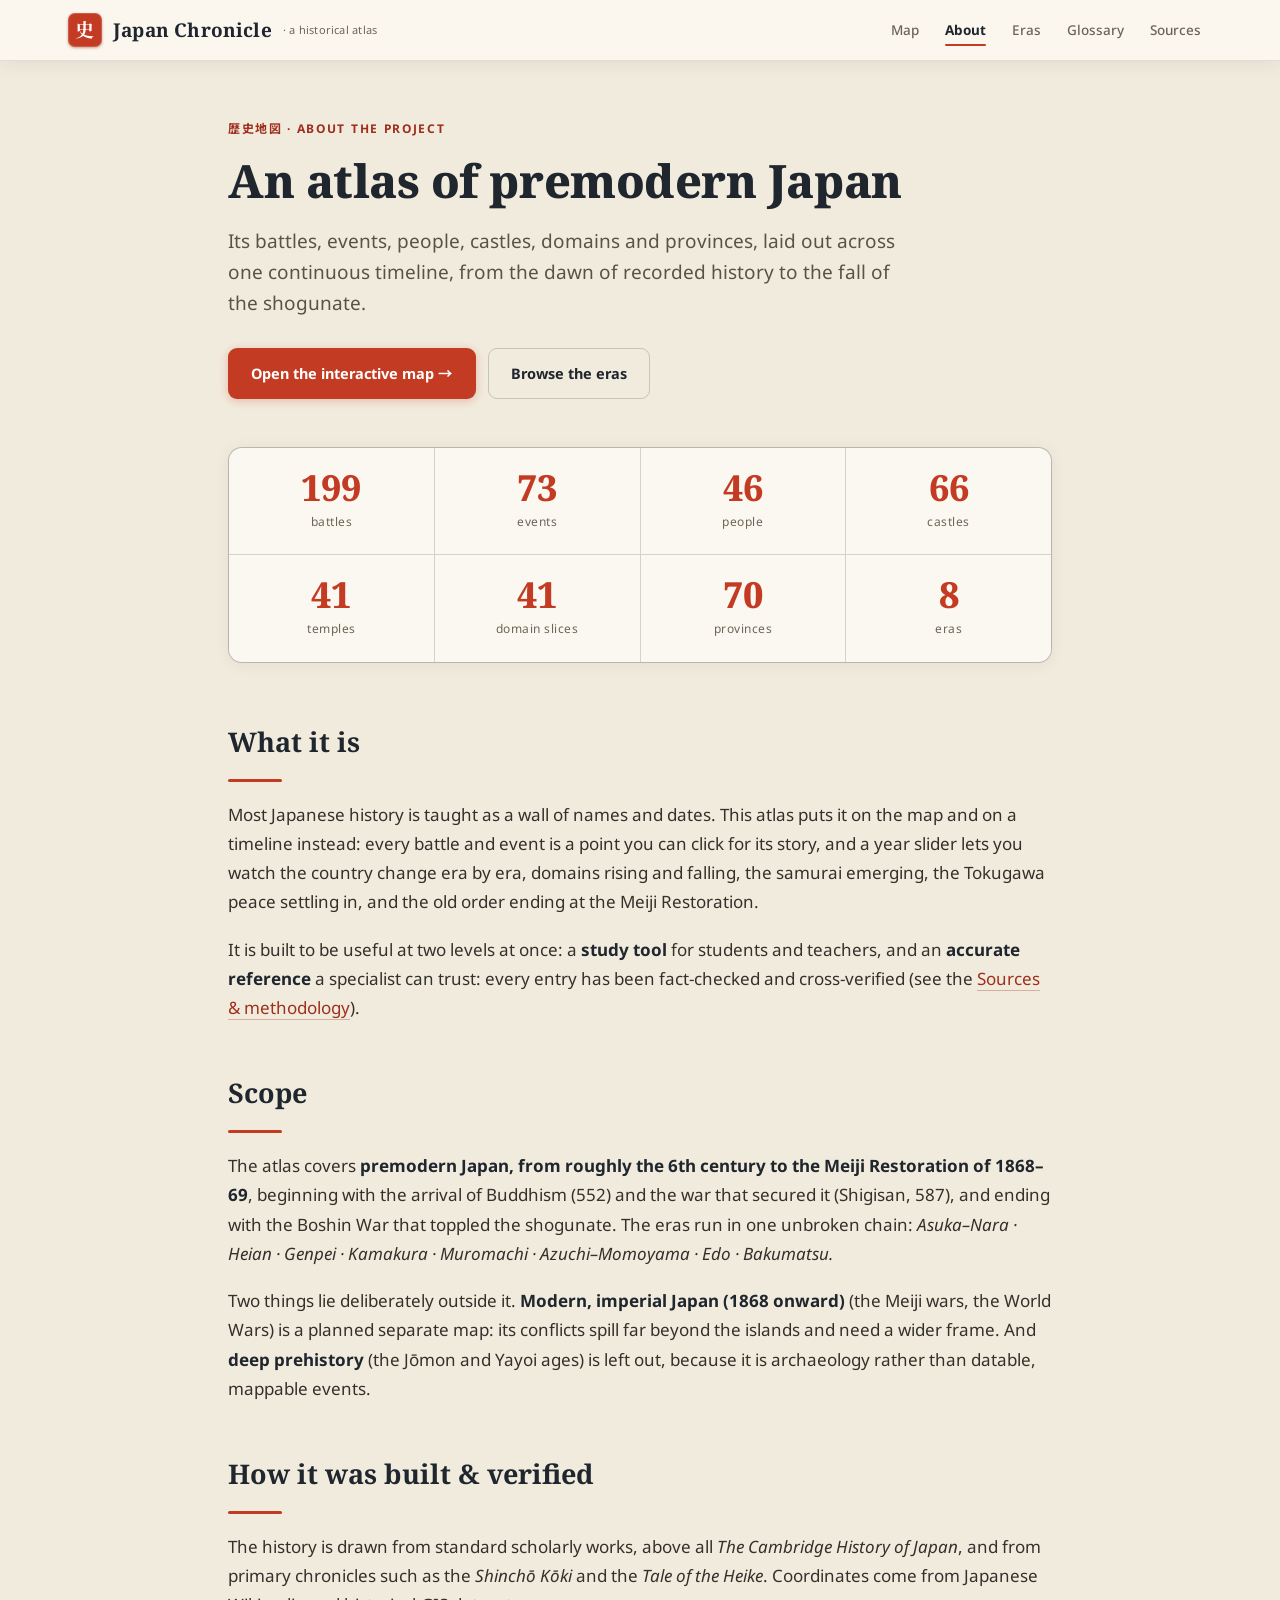
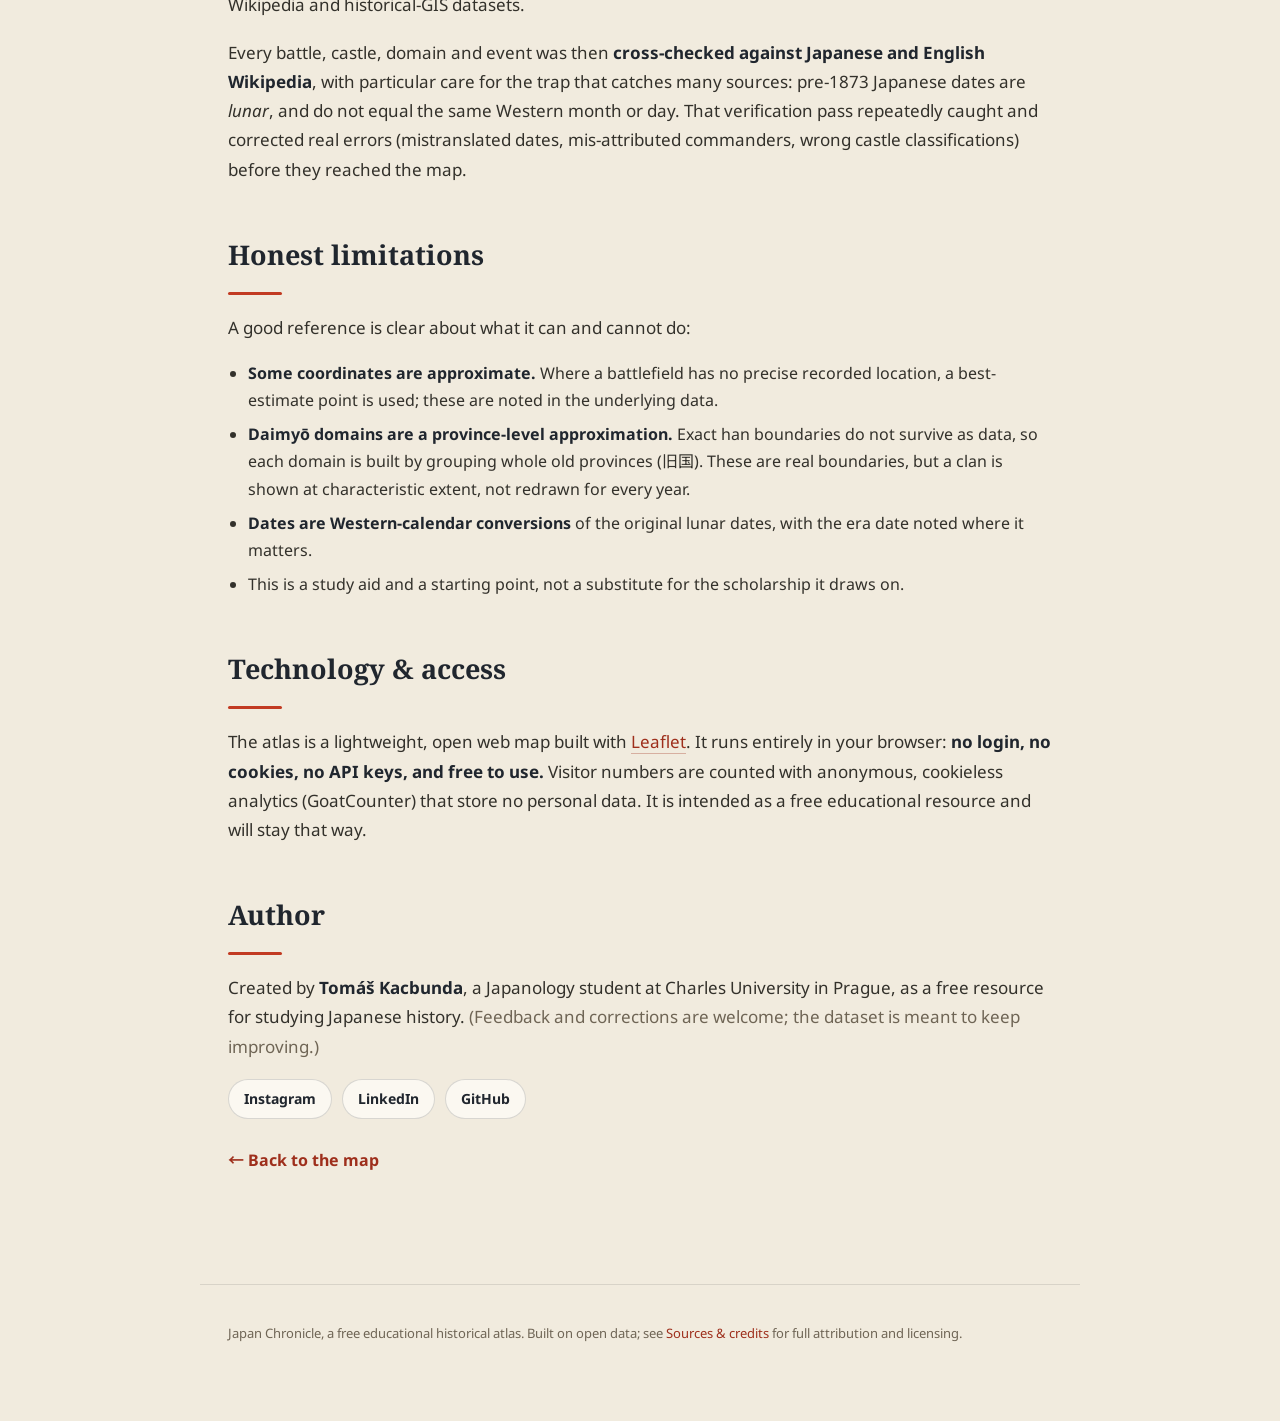
<file: about.html>
<!DOCTYPE html>
<html lang="en">
<head>
  <meta charset="UTF-8">
  <meta name="viewport" content="width=device-width, initial-scale=1.0">
  <title>About · Japan Chronicle</title>
  <meta name="description" content="About Japan Chronicle: a free interactive historical atlas of premodern Japan (552–1869), for students, teachers, and anyone studying Japanese history.">
  <link rel="icon" type="image/svg+xml" href="favicon.svg">
  <link rel="apple-touch-icon" href="favicon.svg">
  <link rel="canonical" href="https://tomas-kac.github.io/japan-chronicle-site/about.html">
  <meta property="og:url" content="https://tomas-kac.github.io/japan-chronicle-site/about.html">
  <meta property="og:type" content="website">
  <meta property="og:site_name" content="Japan Chronicle">
  <meta property="og:title" content="About · Japan Chronicle">
  <meta property="og:description" content="A free interactive historical atlas of premodern Japan (552–1869): battles, events, people, castles and domains on one era-aware timeline.">
  <meta property="og:image" content="https://tomas-kac.github.io/japan-chronicle-site/og-image.png">
  <meta name="twitter:card" content="summary_large_image">
  <meta name="twitter:image" content="https://tomas-kac.github.io/japan-chronicle-site/og-image.png">
  <link rel="preconnect" href="https://fonts.googleapis.com">
  <link rel="preconnect" href="https://fonts.gstatic.com" crossorigin>
  <link href="https://fonts.googleapis.com/css2?family=Noto+Sans:wght@400;500;600;700&family=Noto+Serif:wght@500;600;700;800&family=Noto+Sans+JP:wght@400;500;700&family=Noto+Serif+JP:wght@600;700&display=swap" rel="stylesheet">
  <link rel="stylesheet" href="css/site.css">
</head>
<body>
  <header class="siteHeader">
    <div class="inner">
      <a class="brand" href="index.html">Japan&nbsp;Chronicle <span class="sub">· a historical atlas</span></a>
      <nav>
        <a href="index.html">Map</a>
        <a href="about.html" class="active">About</a>
        <a href="eras.html">Eras</a>
        <a href="glossary.html">Glossary</a>
        <a href="sources.html">Sources</a>
      </nav>
    </div>
  </header>

  <main>
    <div class="kicker">歴史地図 &middot; About the project</div>
    <h1>An atlas of premodern Japan</h1>
    <p class="lead">Its battles, events, people, castles, domains and provinces, laid out across one continuous timeline, from the dawn of recorded history to the fall of the shogunate.</p>

    <div class="cta-row">
      <a class="btn-primary" href="index.html">Open the interactive map &rarr;</a>
      <a class="btn-ghost" href="eras.html">Browse the eras</a>
    </div>

    <div class="stats">
      <div class="stat"><span class="n">199</span><span class="l">battles</span></div>
      <div class="stat"><span class="n">73</span><span class="l">events</span></div>
      <div class="stat"><span class="n">46</span><span class="l">people</span></div>
      <div class="stat"><span class="n">66</span><span class="l">castles</span></div>
      <div class="stat"><span class="n">41</span><span class="l">temples</span></div>
      <div class="stat"><span class="n">41</span><span class="l">domain slices</span></div>
      <div class="stat"><span class="n">70</span><span class="l">provinces</span></div>
      <div class="stat"><span class="n">8</span><span class="l">eras</span></div>
    </div>

    <h2>What it is</h2>
    <p>Most Japanese history is taught as a wall of names and dates. This atlas puts it on the map and on a timeline instead: every battle and event is a point you can click for its story, and a year slider lets you watch the country change era by era, domains rising and falling, the samurai emerging, the Tokugawa peace settling in, and the old order ending at the Meiji Restoration.</p>
    <p>It is built to be useful at two levels at once: a <strong>study tool</strong> for students and teachers, and an <strong>accurate reference</strong> a specialist can trust: every entry has been fact-checked and cross-verified (see the <a href="sources.html">Sources &amp; methodology</a>).</p>

    <h2>Scope</h2>
    <p>The atlas covers <strong>premodern Japan, from roughly the 6th century to the Meiji Restoration of 1868–69</strong>, beginning with the arrival of Buddhism (552) and the war that secured it (Shigisan, 587), and ending with the Boshin War that toppled the shogunate. The eras run in one unbroken chain: <em>Asuka–Nara · Heian · Genpei · Kamakura · Muromachi · Azuchi–Momoyama · Edo · Bakumatsu.</em></p>
    <p>Two things lie deliberately outside it. <strong>Modern, imperial Japan (1868 onward)</strong> (the Meiji wars, the World Wars) is a planned separate map: its conflicts spill far beyond the islands and need a wider frame. And <strong>deep prehistory</strong> (the Jōmon and Yayoi ages) is left out, because it is archaeology rather than datable, mappable events.</p>

    <h2>How it was built &amp; verified</h2>
    <p>The history is drawn from standard scholarly works, above all <em>The Cambridge History of Japan</em>, and from primary chronicles such as the <em>Shinchō Kōki</em> and the <em>Tale of the Heike</em>. Coordinates come from Japanese Wikipedia and historical-GIS datasets.</p>
    <p>Every battle, castle, domain and event was then <strong>cross-checked against Japanese and English Wikipedia</strong>, with particular care for the trap that catches many sources: pre-1873 Japanese dates are <em>lunar</em>, and do not equal the same Western month or day. That verification pass repeatedly caught and corrected real errors (mistranslated dates, mis-attributed commanders, wrong castle classifications) before they reached the map.</p>

    <h2>Honest limitations</h2>
    <p>A good reference is clear about what it can and cannot do:</p>
    <ul>
      <li><strong>Some coordinates are approximate.</strong> Where a battlefield has no precise recorded location, a best-estimate point is used; these are noted in the underlying data.</li>
      <li><strong>Daimyō domains are a province-level approximation.</strong> Exact han boundaries do not survive as data, so each domain is built by grouping whole old provinces (旧国). These are real boundaries, but a clan is shown at characteristic extent, not redrawn for every year.</li>
      <li><strong>Dates are Western-calendar conversions</strong> of the original lunar dates, with the era date noted where it matters.</li>
      <li>This is a study aid and a starting point, not a substitute for the scholarship it draws on.</li>
    </ul>

    <h2>Technology &amp; access</h2>
    <p>The atlas is a lightweight, open web map built with <a href="https://leafletjs.com/">Leaflet</a>. It runs entirely in your browser: <strong>no login, no cookies, no API keys, and free to use.</strong> Visitor numbers are counted with anonymous, cookieless analytics (GoatCounter) that store no personal data. It is intended as a free educational resource and will stay that way.</p>

    <h2>Author</h2>
    <p>Created by <strong>Tomáš Kacbunda</strong>, a Japanology student at Charles University in Prague, as a free resource for studying Japanese history. <span style="color:var(--muted)">(Feedback and corrections are welcome; the dataset is meant to keep improving.)</span></p>
    <p class="authorLinks">
      <a href="https://www.instagram.com/tomas.kacbunda/" target="_blank" rel="me noopener">Instagram</a>
      <a href="https://www.linkedin.com/in/tom%C3%A1%C5%A1-kacbunda-094812207/" target="_blank" rel="me noopener">LinkedIn</a>
      <a href="https://github.com/Tomas-Kac" target="_blank" rel="me noopener">GitHub</a>
    </p>

    <a class="backMap" href="index.html">← Back to the map</a>
  </main>

  <footer>
    <p>Japan Chronicle, a free educational historical atlas. Built on open data; see <a href="sources.html">Sources &amp; credits</a> for full attribution and licensing.</p>
  </footer>
  <!-- Privacy-friendly analytics (GoatCounter, no cookies, no consent banner) -->
  <script data-goatcounter="https://shiam.goatcounter.com/count" async src="//gc.zgo.at/count.js"></script>
</body>
</html>
</file>
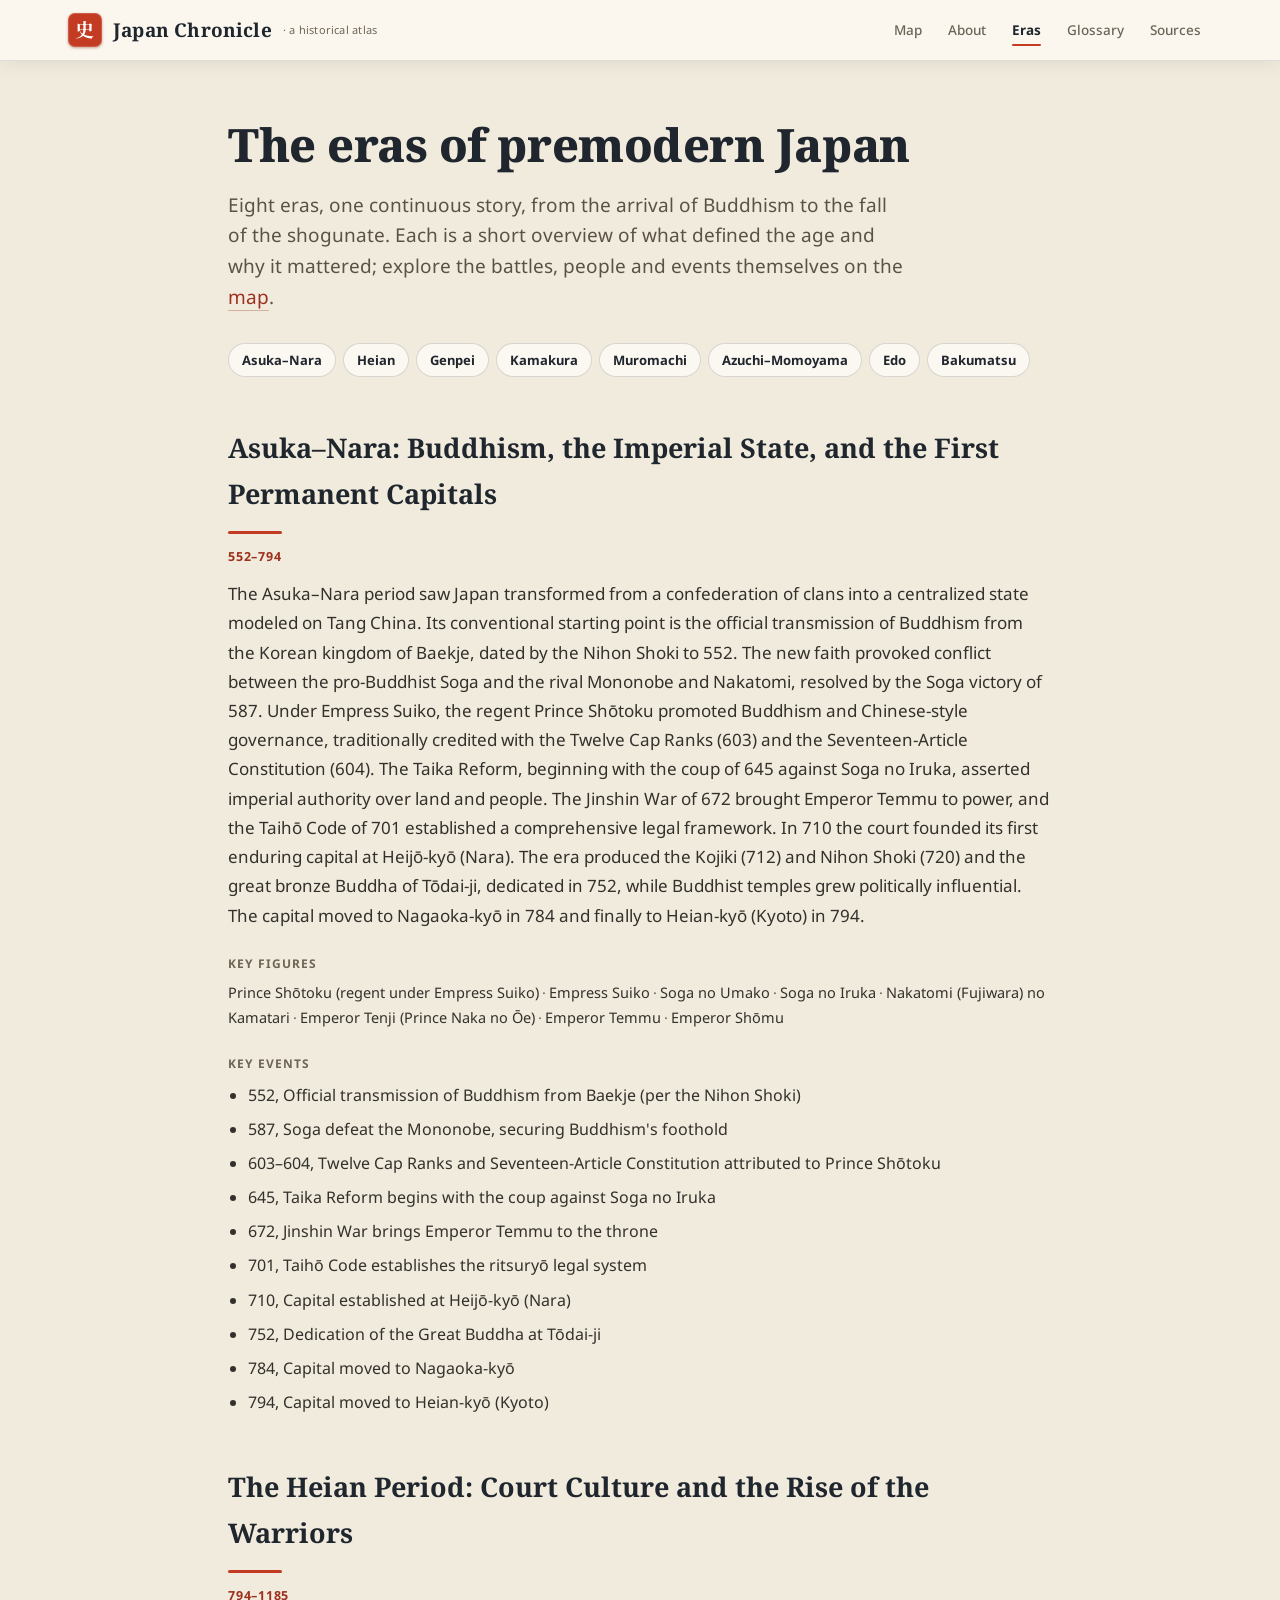
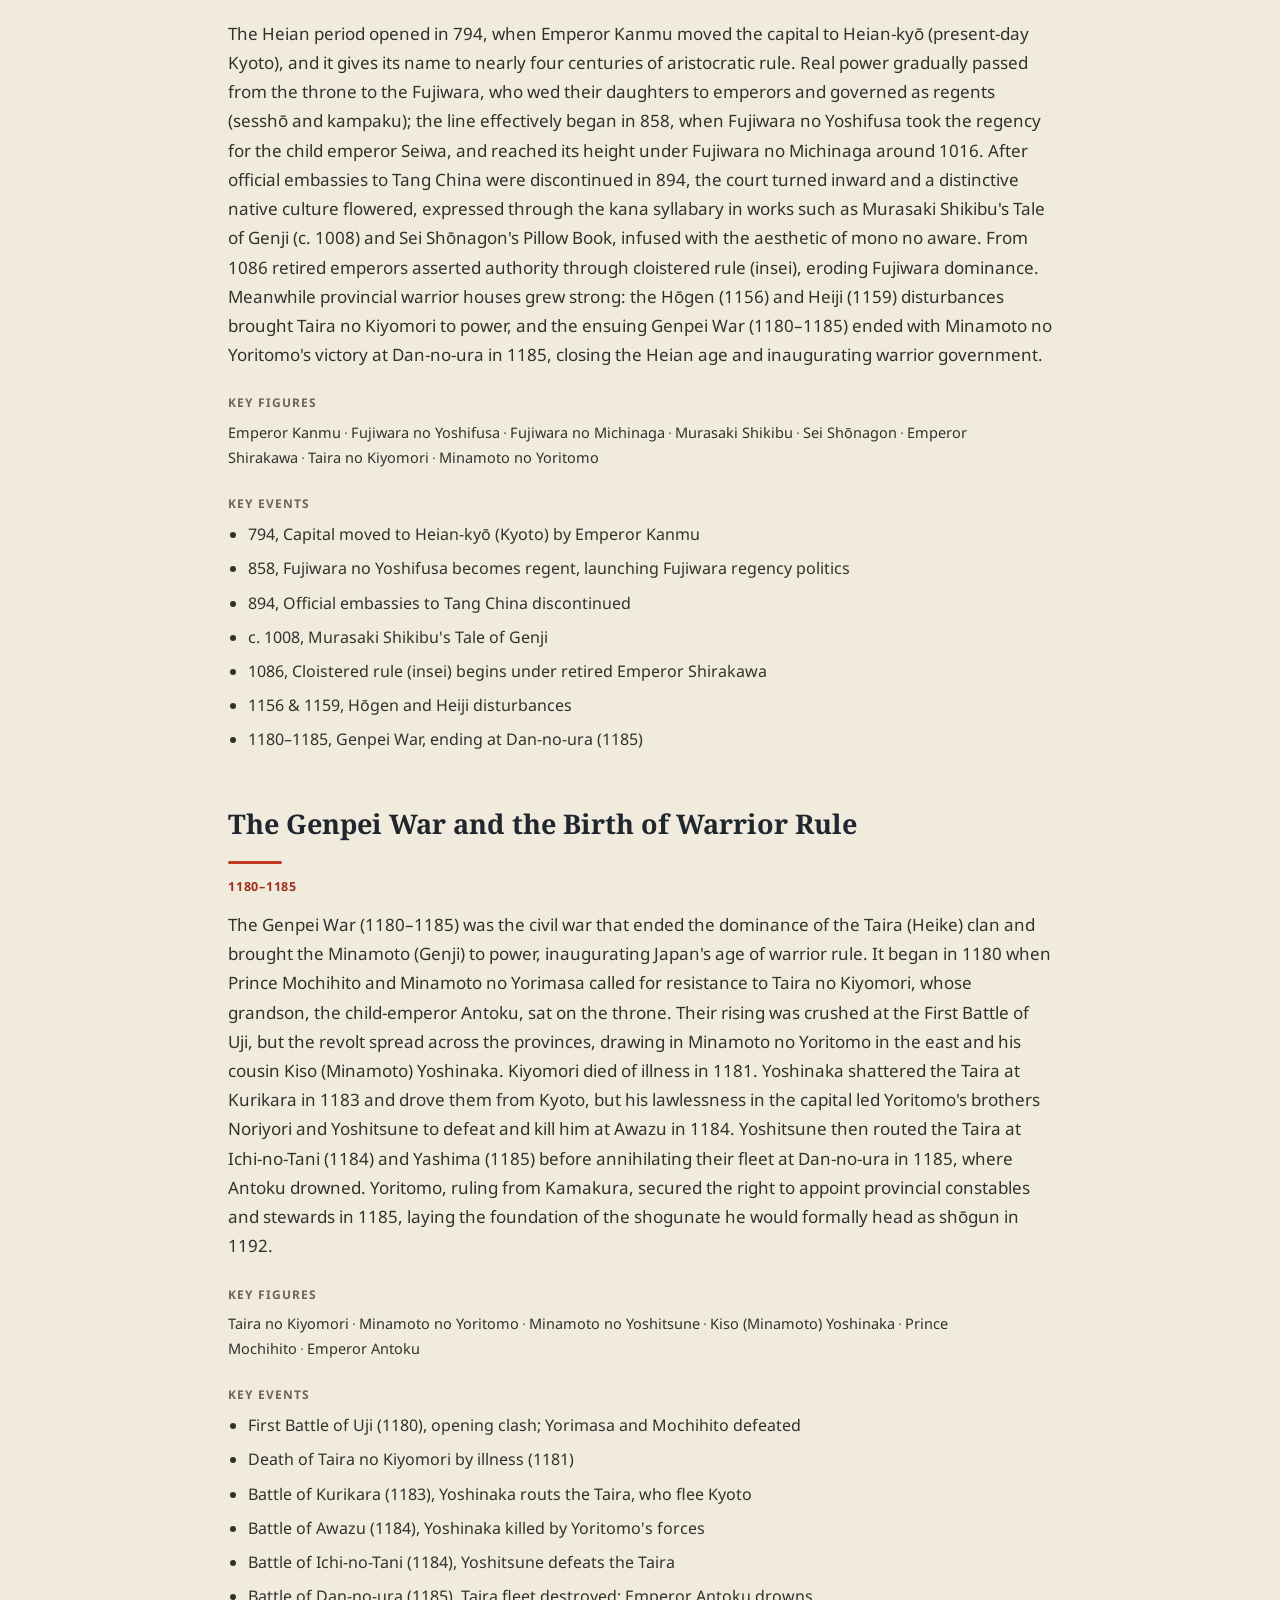
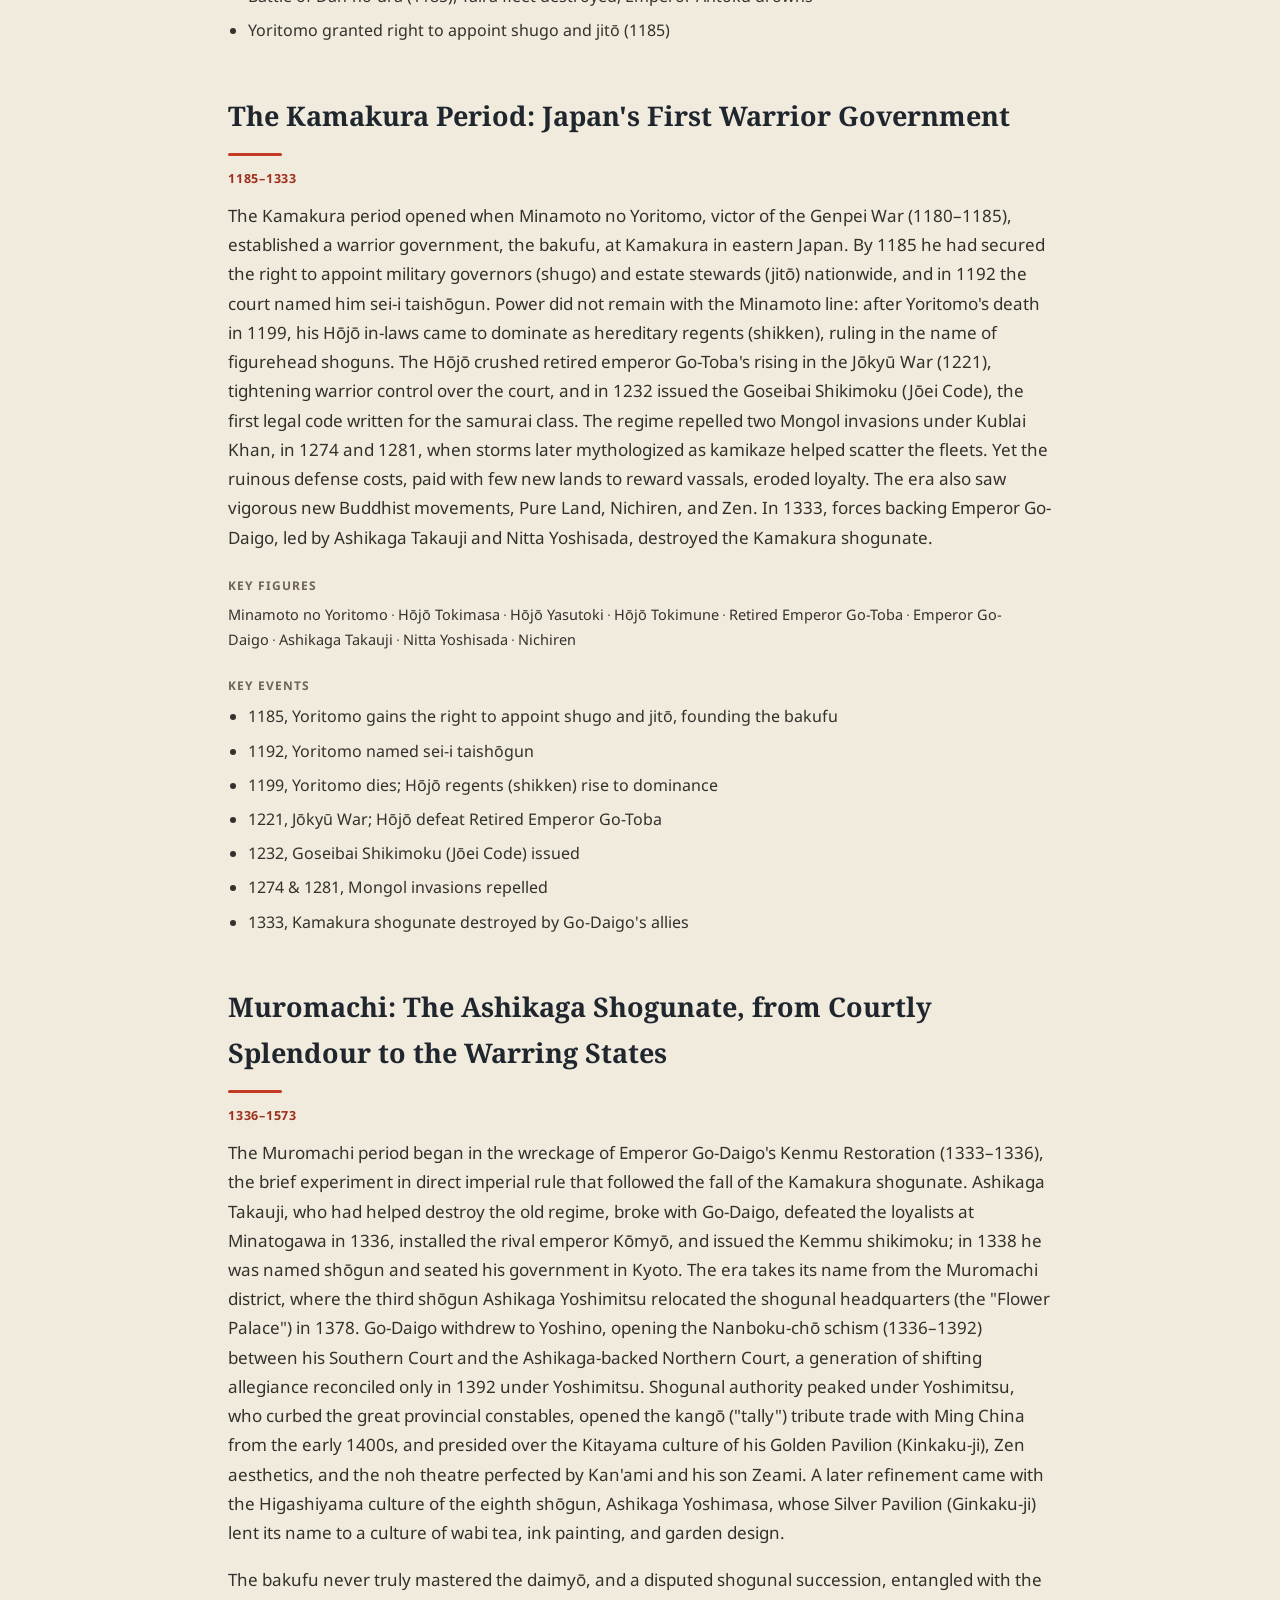
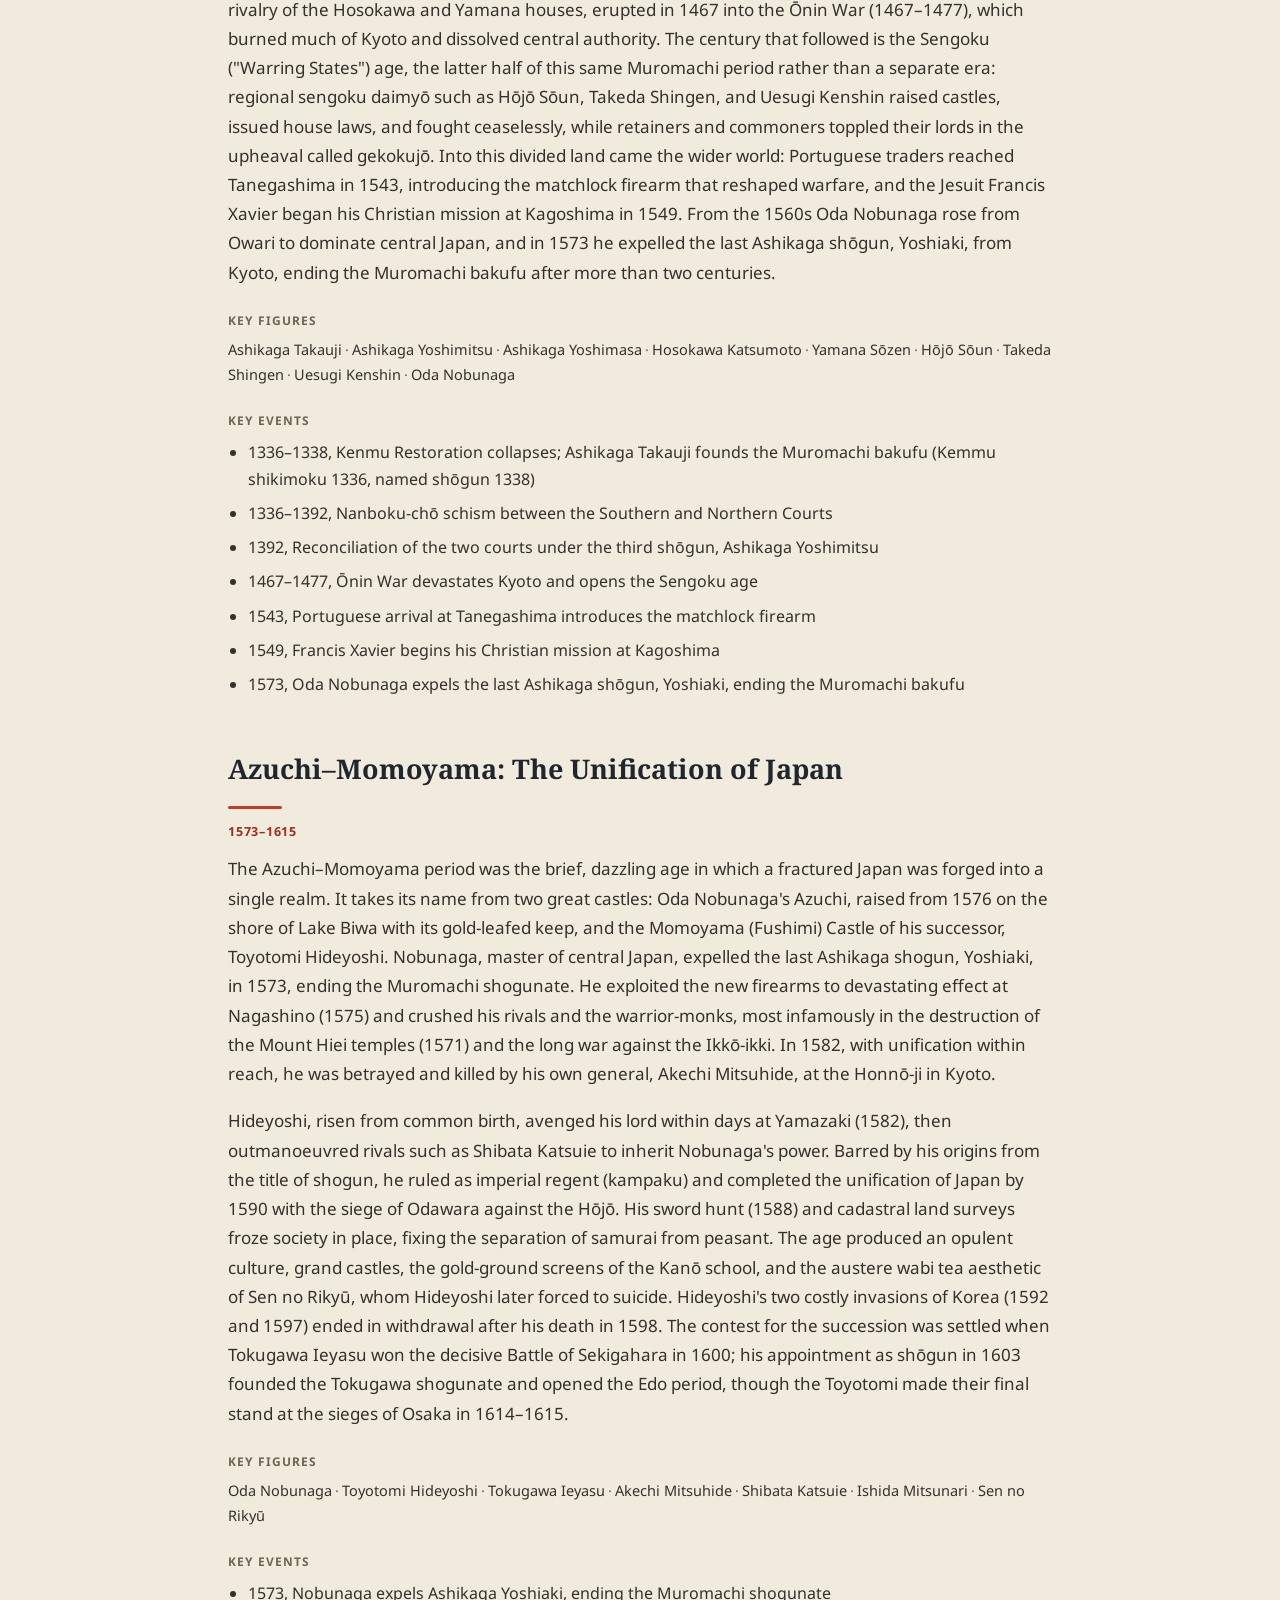
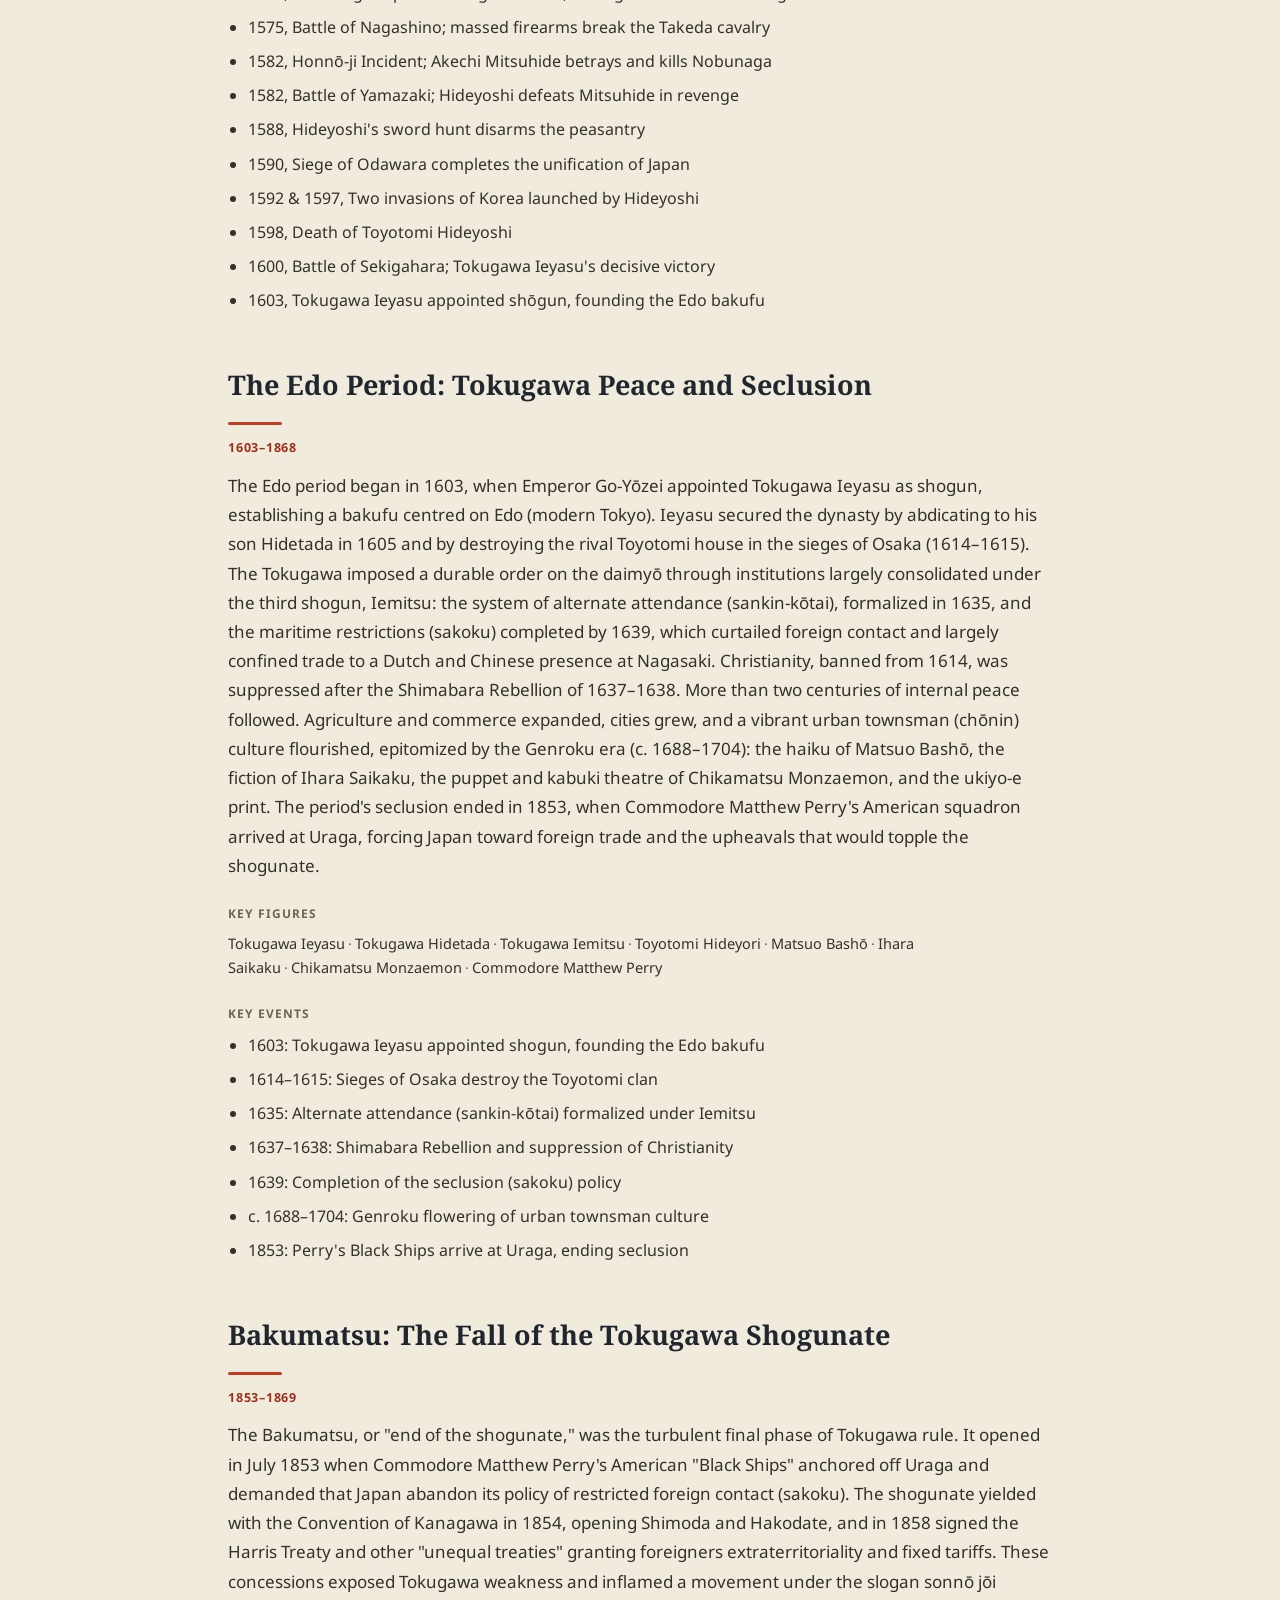
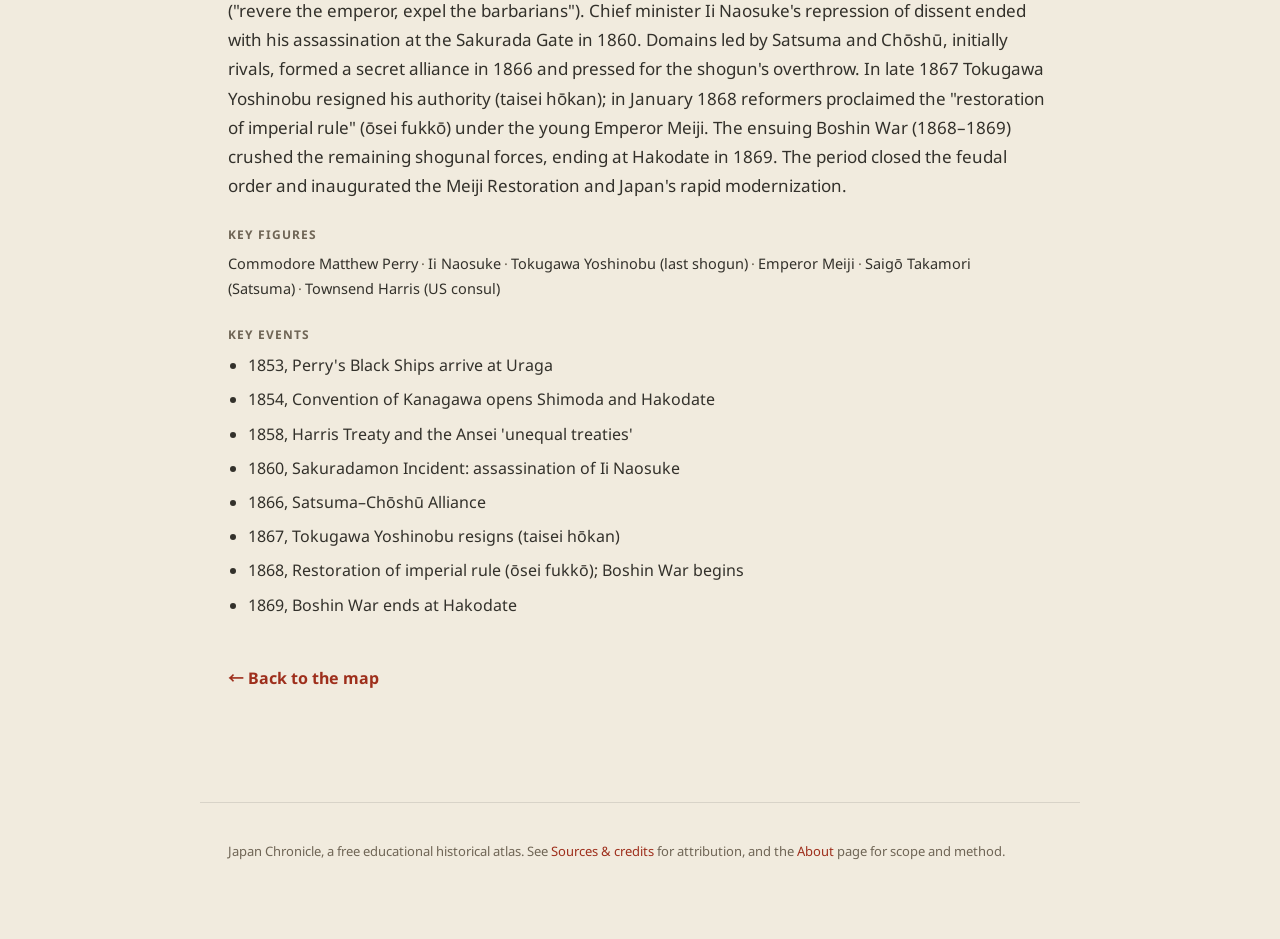
<file: eras.html>
<!DOCTYPE html>
<html lang="en">
<head>
  <meta charset="UTF-8">
  <meta name="viewport" content="width=device-width, initial-scale=1.0">
  <title>The Eras · Japan Chronicle</title>
  <meta name="description" content="Overview essays on the eight eras of premodern Japan, from the Asuka–Nara period to the fall of the Tokugawa shogunate.">
  <link rel="icon" type="image/svg+xml" href="favicon.svg">
  <link rel="apple-touch-icon" href="favicon.svg">
  <link rel="canonical" href="https://tomas-kac.github.io/japan-chronicle-site/eras.html">
  <meta property="og:url" content="https://tomas-kac.github.io/japan-chronicle-site/eras.html">
  <meta property="og:type" content="website">
  <meta property="og:site_name" content="Japan Chronicle">
  <meta property="og:title" content="The Eras · Japan Chronicle">
  <meta property="og:description" content="Overview essays on the eight eras of premodern Japan, from the Asuka–Nara period to the fall of the Tokugawa shogunate.">
  <meta property="og:image" content="https://tomas-kac.github.io/japan-chronicle-site/og-image.png">
  <meta name="twitter:card" content="summary_large_image">
  <meta name="twitter:image" content="https://tomas-kac.github.io/japan-chronicle-site/og-image.png">
  <link rel="preconnect" href="https://fonts.googleapis.com">
  <link rel="preconnect" href="https://fonts.gstatic.com" crossorigin>
  <link href="https://fonts.googleapis.com/css2?family=Noto+Sans:wght@400;500;600;700&family=Noto+Serif:wght@500;600;700;800&family=Noto+Sans+JP:wght@400;500;700&family=Noto+Serif+JP:wght@600;700&display=swap" rel="stylesheet">
  <link rel="stylesheet" href="css/site.css">
</head>
<body>
  <header class="siteHeader">
    <div class="inner">
      <a class="brand" href="index.html">Japan&nbsp;Chronicle <span class="sub">· a historical atlas</span></a>
      <nav>
        <a href="index.html">Map</a>
        <a href="about.html">About</a>
        <a href="eras.html" class="active">Eras</a>
        <a href="glossary.html">Glossary</a>
        <a href="sources.html">Sources</a>
      </nav>
    </div>
  </header>

  <main>
    <h1>The eras of premodern Japan</h1>
    <p class="lead">Eight eras, one continuous story, from the arrival of Buddhism to the fall of the shogunate. Each is a short overview of what defined the age and why it mattered; explore the battles, people and events themselves on the <a href="index.html">map</a>.</p>
    <div class="era-jump">
      <a href="#asuka-nara">Asuka–Nara</a>
      <a href="#heian">Heian</a>
      <a href="#genpei">Genpei</a>
      <a href="#kamakura">Kamakura</a>
      <a href="#muromachi">Muromachi</a>
      <a href="#azuchi-momoyama">Azuchi–Momoyama</a>
      <a href="#edo">Edo</a>
      <a href="#bakumatsu">Bakumatsu</a>
    </div>
    <section class="era" id="asuka-nara">
      <h2>Asuka–Nara: Buddhism, the Imperial State, and the First Permanent Capitals</h2>
      <p class="era-years">552–794</p>
      <p>The Asuka–Nara period saw Japan transformed from a confederation of clans into a centralized state modeled on Tang China. Its conventional starting point is the official transmission of Buddhism from the Korean kingdom of Baekje, dated by the Nihon Shoki to 552. The new faith provoked conflict between the pro-Buddhist Soga and the rival Mononobe and Nakatomi, resolved by the Soga victory of 587. Under Empress Suiko, the regent Prince Shōtoku promoted Buddhism and Chinese-style governance, traditionally credited with the Twelve Cap Ranks (603) and the Seventeen-Article Constitution (604). The Taika Reform, beginning with the coup of 645 against Soga no Iruka, asserted imperial authority over land and people. The Jinshin War of 672 brought Emperor Temmu to power, and the Taihō Code of 701 established a comprehensive legal framework. In 710 the court founded its first enduring capital at Heijō-kyō (Nara). The era produced the Kojiki (712) and Nihon Shoki (720) and the great bronze Buddha of Tōdai-ji, dedicated in 752, while Buddhist temples grew politically influential. The capital moved to Nagaoka-kyō in 784 and finally to Heian-kyō (Kyoto) in 794.</p>
      <h3>Key figures</h3>
      <p class="era-figs">Prince Shōtoku (regent under Empress Suiko)<span class="sep">·</span>Empress Suiko<span class="sep">·</span>Soga no Umako<span class="sep">·</span>Soga no Iruka<span class="sep">·</span>Nakatomi (Fujiwara) no Kamatari<span class="sep">·</span>Emperor Tenji (Prince Naka no Ōe)<span class="sep">·</span>Emperor Temmu<span class="sep">·</span>Emperor Shōmu</p>
      <h3>Key events</h3>
      <ul>
        <li>552, Official transmission of Buddhism from Baekje (per the Nihon Shoki)</li>
        <li>587, Soga defeat the Mononobe, securing Buddhism's foothold</li>
        <li>603–604, Twelve Cap Ranks and Seventeen-Article Constitution attributed to Prince Shōtoku</li>
        <li>645, Taika Reform begins with the coup against Soga no Iruka</li>
        <li>672, Jinshin War brings Emperor Temmu to the throne</li>
        <li>701, Taihō Code establishes the ritsuryō legal system</li>
        <li>710, Capital established at Heijō-kyō (Nara)</li>
        <li>752, Dedication of the Great Buddha at Tōdai-ji</li>
        <li>784, Capital moved to Nagaoka-kyō</li>
        <li>794, Capital moved to Heian-kyō (Kyoto)</li>
      </ul>
    </section>
    <section class="era" id="heian">
      <h2>The Heian Period: Court Culture and the Rise of the Warriors</h2>
      <p class="era-years">794–1185</p>
      <p>The Heian period opened in 794, when Emperor Kanmu moved the capital to Heian-kyō (present-day Kyoto), and it gives its name to nearly four centuries of aristocratic rule. Real power gradually passed from the throne to the Fujiwara, who wed their daughters to emperors and governed as regents (sesshō and kampaku); the line effectively began in 858, when Fujiwara no Yoshifusa took the regency for the child emperor Seiwa, and reached its height under Fujiwara no Michinaga around 1016. After official embassies to Tang China were discontinued in 894, the court turned inward and a distinctive native culture flowered, expressed through the kana syllabary in works such as Murasaki Shikibu's Tale of Genji (c. 1008) and Sei Shōnagon's Pillow Book, infused with the aesthetic of mono no aware. From 1086 retired emperors asserted authority through cloistered rule (insei), eroding Fujiwara dominance. Meanwhile provincial warrior houses grew strong: the Hōgen (1156) and Heiji (1159) disturbances brought Taira no Kiyomori to power, and the ensuing Genpei War (1180–1185) ended with Minamoto no Yoritomo's victory at Dan-no-ura in 1185, closing the Heian age and inaugurating warrior government.</p>
      <h3>Key figures</h3>
      <p class="era-figs">Emperor Kanmu<span class="sep">·</span>Fujiwara no Yoshifusa<span class="sep">·</span>Fujiwara no Michinaga<span class="sep">·</span>Murasaki Shikibu<span class="sep">·</span>Sei Shōnagon<span class="sep">·</span>Emperor Shirakawa<span class="sep">·</span>Taira no Kiyomori<span class="sep">·</span>Minamoto no Yoritomo</p>
      <h3>Key events</h3>
      <ul>
        <li>794, Capital moved to Heian-kyō (Kyoto) by Emperor Kanmu</li>
        <li>858, Fujiwara no Yoshifusa becomes regent, launching Fujiwara regency politics</li>
        <li>894, Official embassies to Tang China discontinued</li>
        <li>c. 1008, Murasaki Shikibu's Tale of Genji</li>
        <li>1086, Cloistered rule (insei) begins under retired Emperor Shirakawa</li>
        <li>1156 &amp; 1159, Hōgen and Heiji disturbances</li>
        <li>1180–1185, Genpei War, ending at Dan-no-ura (1185)</li>
      </ul>
    </section>
    <section class="era" id="genpei">
      <h2>The Genpei War and the Birth of Warrior Rule</h2>
      <p class="era-years">1180–1185</p>
      <p>The Genpei War (1180–1185) was the civil war that ended the dominance of the Taira (Heike) clan and brought the Minamoto (Genji) to power, inaugurating Japan's age of warrior rule. It began in 1180 when Prince Mochihito and Minamoto no Yorimasa called for resistance to Taira no Kiyomori, whose grandson, the child-emperor Antoku, sat on the throne. Their rising was crushed at the First Battle of Uji, but the revolt spread across the provinces, drawing in Minamoto no Yoritomo in the east and his cousin Kiso (Minamoto) Yoshinaka. Kiyomori died of illness in 1181. Yoshinaka shattered the Taira at Kurikara in 1183 and drove them from Kyoto, but his lawlessness in the capital led Yoritomo's brothers Noriyori and Yoshitsune to defeat and kill him at Awazu in 1184. Yoshitsune then routed the Taira at Ichi-no-Tani (1184) and Yashima (1185) before annihilating their fleet at Dan-no-ura in 1185, where Antoku drowned. Yoritomo, ruling from Kamakura, secured the right to appoint provincial constables and stewards in 1185, laying the foundation of the shogunate he would formally head as shōgun in 1192.</p>
      <h3>Key figures</h3>
      <p class="era-figs">Taira no Kiyomori<span class="sep">·</span>Minamoto no Yoritomo<span class="sep">·</span>Minamoto no Yoshitsune<span class="sep">·</span>Kiso (Minamoto) Yoshinaka<span class="sep">·</span>Prince Mochihito<span class="sep">·</span>Emperor Antoku</p>
      <h3>Key events</h3>
      <ul>
        <li>First Battle of Uji (1180), opening clash; Yorimasa and Mochihito defeated</li>
        <li>Death of Taira no Kiyomori by illness (1181)</li>
        <li>Battle of Kurikara (1183), Yoshinaka routs the Taira, who flee Kyoto</li>
        <li>Battle of Awazu (1184), Yoshinaka killed by Yoritomo's forces</li>
        <li>Battle of Ichi-no-Tani (1184), Yoshitsune defeats the Taira</li>
        <li>Battle of Dan-no-ura (1185), Taira fleet destroyed; Emperor Antoku drowns</li>
        <li>Yoritomo granted right to appoint shugo and jitō (1185)</li>
      </ul>
    </section>
    <section class="era" id="kamakura">
      <h2>The Kamakura Period: Japan's First Warrior Government</h2>
      <p class="era-years">1185–1333</p>
      <p>The Kamakura period opened when Minamoto no Yoritomo, victor of the Genpei War (1180–1185), established a warrior government, the bakufu, at Kamakura in eastern Japan. By 1185 he had secured the right to appoint military governors (shugo) and estate stewards (jitō) nationwide, and in 1192 the court named him sei-i taishōgun. Power did not remain with the Minamoto line: after Yoritomo's death in 1199, his Hōjō in-laws came to dominate as hereditary regents (shikken), ruling in the name of figurehead shoguns. The Hōjō crushed retired emperor Go-Toba's rising in the Jōkyū War (1221), tightening warrior control over the court, and in 1232 issued the Goseibai Shikimoku (Jōei Code), the first legal code written for the samurai class. The regime repelled two Mongol invasions under Kublai Khan, in 1274 and 1281, when storms later mythologized as kamikaze helped scatter the fleets. Yet the ruinous defense costs, paid with few new lands to reward vassals, eroded loyalty. The era also saw vigorous new Buddhist movements, Pure Land, Nichiren, and Zen. In 1333, forces backing Emperor Go-Daigo, led by Ashikaga Takauji and Nitta Yoshisada, destroyed the Kamakura shogunate.</p>
      <h3>Key figures</h3>
      <p class="era-figs">Minamoto no Yoritomo<span class="sep">·</span>Hōjō Tokimasa<span class="sep">·</span>Hōjō Yasutoki<span class="sep">·</span>Hōjō Tokimune<span class="sep">·</span>Retired Emperor Go-Toba<span class="sep">·</span>Emperor Go-Daigo<span class="sep">·</span>Ashikaga Takauji<span class="sep">·</span>Nitta Yoshisada<span class="sep">·</span>Nichiren</p>
      <h3>Key events</h3>
      <ul>
        <li>1185, Yoritomo gains the right to appoint shugo and jitō, founding the bakufu</li>
        <li>1192, Yoritomo named sei-i taishōgun</li>
        <li>1199, Yoritomo dies; Hōjō regents (shikken) rise to dominance</li>
        <li>1221, Jōkyū War; Hōjō defeat Retired Emperor Go-Toba</li>
        <li>1232, Goseibai Shikimoku (Jōei Code) issued</li>
        <li>1274 &amp; 1281, Mongol invasions repelled</li>
        <li>1333, Kamakura shogunate destroyed by Go-Daigo's allies</li>
      </ul>
    </section>
    <section class="era" id="muromachi">
      <h2>Muromachi: The Ashikaga Shogunate, from Courtly Splendour to the Warring States</h2>
      <p class="era-years">1336–1573</p>
      <p>The Muromachi period began in the wreckage of Emperor Go-Daigo's Kenmu Restoration (1333–1336), the brief experiment in direct imperial rule that followed the fall of the Kamakura shogunate. Ashikaga Takauji, who had helped destroy the old regime, broke with Go-Daigo, defeated the loyalists at Minatogawa in 1336, installed the rival emperor Kōmyō, and issued the Kemmu shikimoku; in 1338 he was named shōgun and seated his government in Kyoto. The era takes its name from the Muromachi district, where the third shōgun Ashikaga Yoshimitsu relocated the shogunal headquarters (the "Flower Palace") in 1378. Go-Daigo withdrew to Yoshino, opening the Nanboku-chō schism (1336–1392) between his Southern Court and the Ashikaga-backed Northern Court, a generation of shifting allegiance reconciled only in 1392 under Yoshimitsu. Shogunal authority peaked under Yoshimitsu, who curbed the great provincial constables, opened the kangō ("tally") tribute trade with Ming China from the early 1400s, and presided over the Kitayama culture of his Golden Pavilion (Kinkaku-ji), Zen aesthetics, and the noh theatre perfected by Kan'ami and his son Zeami. A later refinement came with the Higashiyama culture of the eighth shōgun, Ashikaga Yoshimasa, whose Silver Pavilion (Ginkaku-ji) lent its name to a culture of wabi tea, ink painting, and garden design.</p>
      <p>The bakufu never truly mastered the daimyō, and a disputed shogunal succession, entangled with the rivalry of the Hosokawa and Yamana houses, erupted in 1467 into the Ōnin War (1467–1477), which burned much of Kyoto and dissolved central authority. The century that followed is the Sengoku ("Warring States") age, the latter half of this same Muromachi period rather than a separate era: regional sengoku daimyō such as Hōjō Sōun, Takeda Shingen, and Uesugi Kenshin raised castles, issued house laws, and fought ceaselessly, while retainers and commoners toppled their lords in the upheaval called gekokujō. Into this divided land came the wider world: Portuguese traders reached Tanegashima in 1543, introducing the matchlock firearm that reshaped warfare, and the Jesuit Francis Xavier began his Christian mission at Kagoshima in 1549. From the 1560s Oda Nobunaga rose from Owari to dominate central Japan, and in 1573 he expelled the last Ashikaga shōgun, Yoshiaki, from Kyoto, ending the Muromachi bakufu after more than two centuries.</p>
      <h3>Key figures</h3>
      <p class="era-figs">Ashikaga Takauji<span class="sep">·</span>Ashikaga Yoshimitsu<span class="sep">·</span>Ashikaga Yoshimasa<span class="sep">·</span>Hosokawa Katsumoto<span class="sep">·</span>Yamana Sōzen<span class="sep">·</span>Hōjō Sōun<span class="sep">·</span>Takeda Shingen<span class="sep">·</span>Uesugi Kenshin<span class="sep">·</span>Oda Nobunaga</p>
      <h3>Key events</h3>
      <ul>
        <li>1336–1338, Kenmu Restoration collapses; Ashikaga Takauji founds the Muromachi bakufu (Kemmu shikimoku 1336, named shōgun 1338)</li>
        <li>1336–1392, Nanboku-chō schism between the Southern and Northern Courts</li>
        <li>1392, Reconciliation of the two courts under the third shōgun, Ashikaga Yoshimitsu</li>
        <li>1467–1477, Ōnin War devastates Kyoto and opens the Sengoku age</li>
        <li>1543, Portuguese arrival at Tanegashima introduces the matchlock firearm</li>
        <li>1549, Francis Xavier begins his Christian mission at Kagoshima</li>
        <li>1573, Oda Nobunaga expels the last Ashikaga shōgun, Yoshiaki, ending the Muromachi bakufu</li>
      </ul>
    </section>
    <section class="era" id="azuchi-momoyama">
      <h2>Azuchi–Momoyama: The Unification of Japan</h2>
      <p class="era-years">1573–1615</p>
      <p>The Azuchi–Momoyama period was the brief, dazzling age in which a fractured Japan was forged into a single realm. It takes its name from two great castles: Oda Nobunaga's Azuchi, raised from 1576 on the shore of Lake Biwa with its gold-leafed keep, and the Momoyama (Fushimi) Castle of his successor, Toyotomi Hideyoshi. Nobunaga, master of central Japan, expelled the last Ashikaga shogun, Yoshiaki, in 1573, ending the Muromachi shogunate. He exploited the new firearms to devastating effect at Nagashino (1575) and crushed his rivals and the warrior-monks, most infamously in the destruction of the Mount Hiei temples (1571) and the long war against the Ikkō-ikki. In 1582, with unification within reach, he was betrayed and killed by his own general, Akechi Mitsuhide, at the Honnō-ji in Kyoto.</p>
      <p>Hideyoshi, risen from common birth, avenged his lord within days at Yamazaki (1582), then outmanoeuvred rivals such as Shibata Katsuie to inherit Nobunaga's power. Barred by his origins from the title of shogun, he ruled as imperial regent (kampaku) and completed the unification of Japan by 1590 with the siege of Odawara against the Hōjō. His sword hunt (1588) and cadastral land surveys froze society in place, fixing the separation of samurai from peasant. The age produced an opulent culture, grand castles, the gold-ground screens of the Kanō school, and the austere wabi tea aesthetic of Sen no Rikyū, whom Hideyoshi later forced to suicide. Hideyoshi's two costly invasions of Korea (1592 and 1597) ended in withdrawal after his death in 1598. The contest for the succession was settled when Tokugawa Ieyasu won the decisive Battle of Sekigahara in 1600; his appointment as shōgun in 1603 founded the Tokugawa shogunate and opened the Edo period, though the Toyotomi made their final stand at the sieges of Osaka in 1614–1615.</p>
      <h3>Key figures</h3>
      <p class="era-figs">Oda Nobunaga<span class="sep">·</span>Toyotomi Hideyoshi<span class="sep">·</span>Tokugawa Ieyasu<span class="sep">·</span>Akechi Mitsuhide<span class="sep">·</span>Shibata Katsuie<span class="sep">·</span>Ishida Mitsunari<span class="sep">·</span>Sen no Rikyū</p>
      <h3>Key events</h3>
      <ul>
        <li>1573, Nobunaga expels Ashikaga Yoshiaki, ending the Muromachi shogunate</li>
        <li>1575, Battle of Nagashino; massed firearms break the Takeda cavalry</li>
        <li>1582, Honnō-ji Incident; Akechi Mitsuhide betrays and kills Nobunaga</li>
        <li>1582, Battle of Yamazaki; Hideyoshi defeats Mitsuhide in revenge</li>
        <li>1588, Hideyoshi's sword hunt disarms the peasantry</li>
        <li>1590, Siege of Odawara completes the unification of Japan</li>
        <li>1592 &amp; 1597, Two invasions of Korea launched by Hideyoshi</li>
        <li>1598, Death of Toyotomi Hideyoshi</li>
        <li>1600, Battle of Sekigahara; Tokugawa Ieyasu's decisive victory</li>
        <li>1603, Tokugawa Ieyasu appointed shōgun, founding the Edo bakufu</li>
      </ul>
    </section>
    <section class="era" id="edo">
      <h2>The Edo Period: Tokugawa Peace and Seclusion</h2>
      <p class="era-years">1603–1868</p>
      <p>The Edo period began in 1603, when Emperor Go-Yōzei appointed Tokugawa Ieyasu as shogun, establishing a bakufu centred on Edo (modern Tokyo). Ieyasu secured the dynasty by abdicating to his son Hidetada in 1605 and by destroying the rival Toyotomi house in the sieges of Osaka (1614–1615). The Tokugawa imposed a durable order on the daimyō through institutions largely consolidated under the third shogun, Iemitsu: the system of alternate attendance (sankin-kōtai), formalized in 1635, and the maritime restrictions (sakoku) completed by 1639, which curtailed foreign contact and largely confined trade to a Dutch and Chinese presence at Nagasaki. Christianity, banned from 1614, was suppressed after the Shimabara Rebellion of 1637–1638. More than two centuries of internal peace followed. Agriculture and commerce expanded, cities grew, and a vibrant urban townsman (chōnin) culture flourished, epitomized by the Genroku era (c. 1688–1704): the haiku of Matsuo Bashō, the fiction of Ihara Saikaku, the puppet and kabuki theatre of Chikamatsu Monzaemon, and the ukiyo-e print. The period's seclusion ended in 1853, when Commodore Matthew Perry's American squadron arrived at Uraga, forcing Japan toward foreign trade and the upheavals that would topple the shogunate.</p>
      <h3>Key figures</h3>
      <p class="era-figs">Tokugawa Ieyasu<span class="sep">·</span>Tokugawa Hidetada<span class="sep">·</span>Tokugawa Iemitsu<span class="sep">·</span>Toyotomi Hideyori<span class="sep">·</span>Matsuo Bashō<span class="sep">·</span>Ihara Saikaku<span class="sep">·</span>Chikamatsu Monzaemon<span class="sep">·</span>Commodore Matthew Perry</p>
      <h3>Key events</h3>
      <ul>
        <li>1603: Tokugawa Ieyasu appointed shogun, founding the Edo bakufu</li>
        <li>1614–1615: Sieges of Osaka destroy the Toyotomi clan</li>
        <li>1635: Alternate attendance (sankin-kōtai) formalized under Iemitsu</li>
        <li>1637–1638: Shimabara Rebellion and suppression of Christianity</li>
        <li>1639: Completion of the seclusion (sakoku) policy</li>
        <li>c. 1688–1704: Genroku flowering of urban townsman culture</li>
        <li>1853: Perry's Black Ships arrive at Uraga, ending seclusion</li>
      </ul>
    </section>
    <section class="era" id="bakumatsu">
      <h2>Bakumatsu: The Fall of the Tokugawa Shogunate</h2>
      <p class="era-years">1853–1869</p>
      <p>The Bakumatsu, or "end of the shogunate," was the turbulent final phase of Tokugawa rule. It opened in July 1853 when Commodore Matthew Perry's American "Black Ships" anchored off Uraga and demanded that Japan abandon its policy of restricted foreign contact (sakoku). The shogunate yielded with the Convention of Kanagawa in 1854, opening Shimoda and Hakodate, and in 1858 signed the Harris Treaty and other "unequal treaties" granting foreigners extraterritoriality and fixed tariffs. These concessions exposed Tokugawa weakness and inflamed a movement under the slogan sonnō jōi ("revere the emperor, expel the barbarians"). Chief minister Ii Naosuke's repression of dissent ended with his assassination at the Sakurada Gate in 1860. Domains led by Satsuma and Chōshū, initially rivals, formed a secret alliance in 1866 and pressed for the shogun's overthrow. In late 1867 Tokugawa Yoshinobu resigned his authority (taisei hōkan); in January 1868 reformers proclaimed the "restoration of imperial rule" (ōsei fukkō) under the young Emperor Meiji. The ensuing Boshin War (1868–1869) crushed the remaining shogunal forces, ending at Hakodate in 1869. The period closed the feudal order and inaugurated the Meiji Restoration and Japan's rapid modernization.</p>
      <h3>Key figures</h3>
      <p class="era-figs">Commodore Matthew Perry<span class="sep">·</span>Ii Naosuke<span class="sep">·</span>Tokugawa Yoshinobu (last shogun)<span class="sep">·</span>Emperor Meiji<span class="sep">·</span>Saigō Takamori (Satsuma)<span class="sep">·</span>Townsend Harris (US consul)</p>
      <h3>Key events</h3>
      <ul>
        <li>1853, Perry's Black Ships arrive at Uraga</li>
        <li>1854, Convention of Kanagawa opens Shimoda and Hakodate</li>
        <li>1858, Harris Treaty and the Ansei 'unequal treaties'</li>
        <li>1860, Sakuradamon Incident: assassination of Ii Naosuke</li>
        <li>1866, Satsuma–Chōshū Alliance</li>
        <li>1867, Tokugawa Yoshinobu resigns (taisei hōkan)</li>
        <li>1868, Restoration of imperial rule (ōsei fukkō); Boshin War begins</li>
        <li>1869, Boshin War ends at Hakodate</li>
      </ul>
    </section>
    <a class="backMap" href="index.html">← Back to the map</a>
  </main>
  <footer>
    <p>Japan Chronicle, a free educational historical atlas. See <a href="sources.html">Sources &amp; credits</a> for attribution, and the <a href="about.html">About</a> page for scope and method.</p>
  </footer>
  <!-- Privacy-friendly analytics (GoatCounter, no cookies, no consent banner) -->
  <script data-goatcounter="https://shiam.goatcounter.com/count" async src="//gc.zgo.at/count.js"></script>
</body>
</html>
</file>
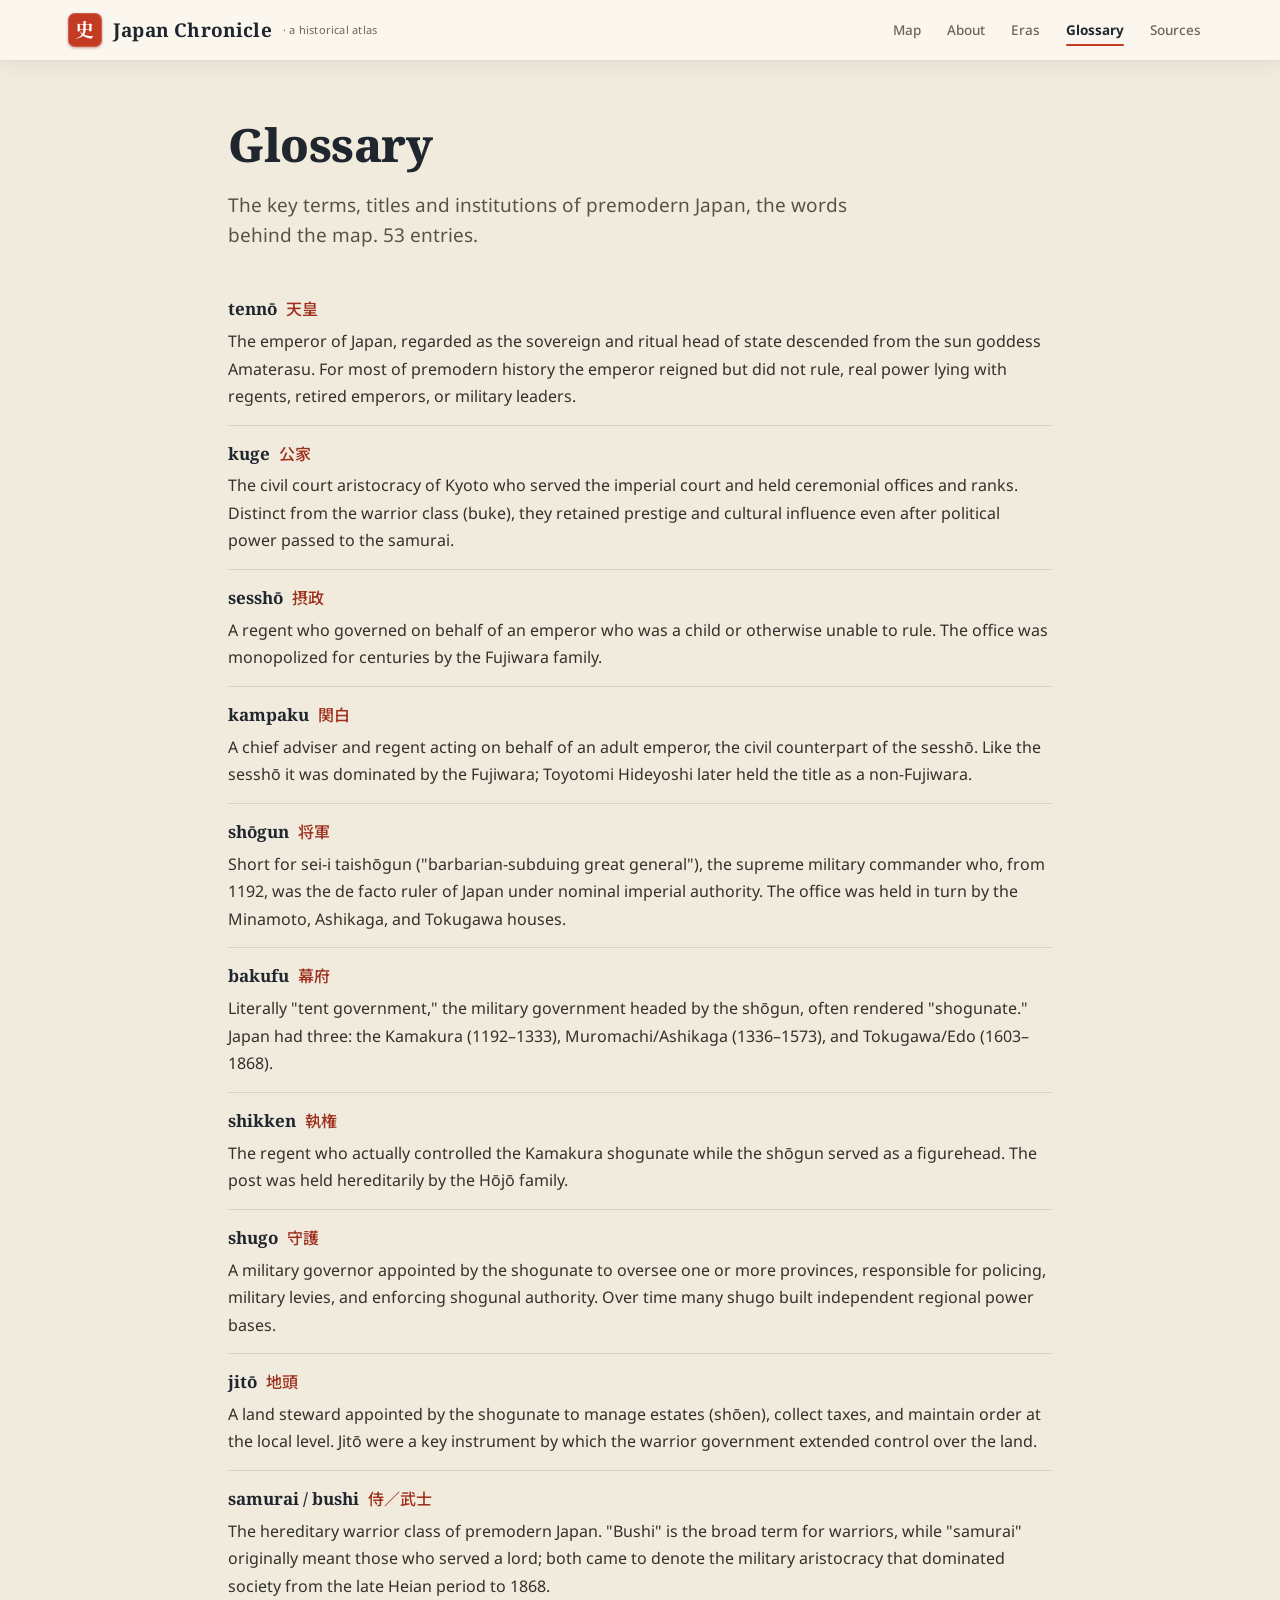
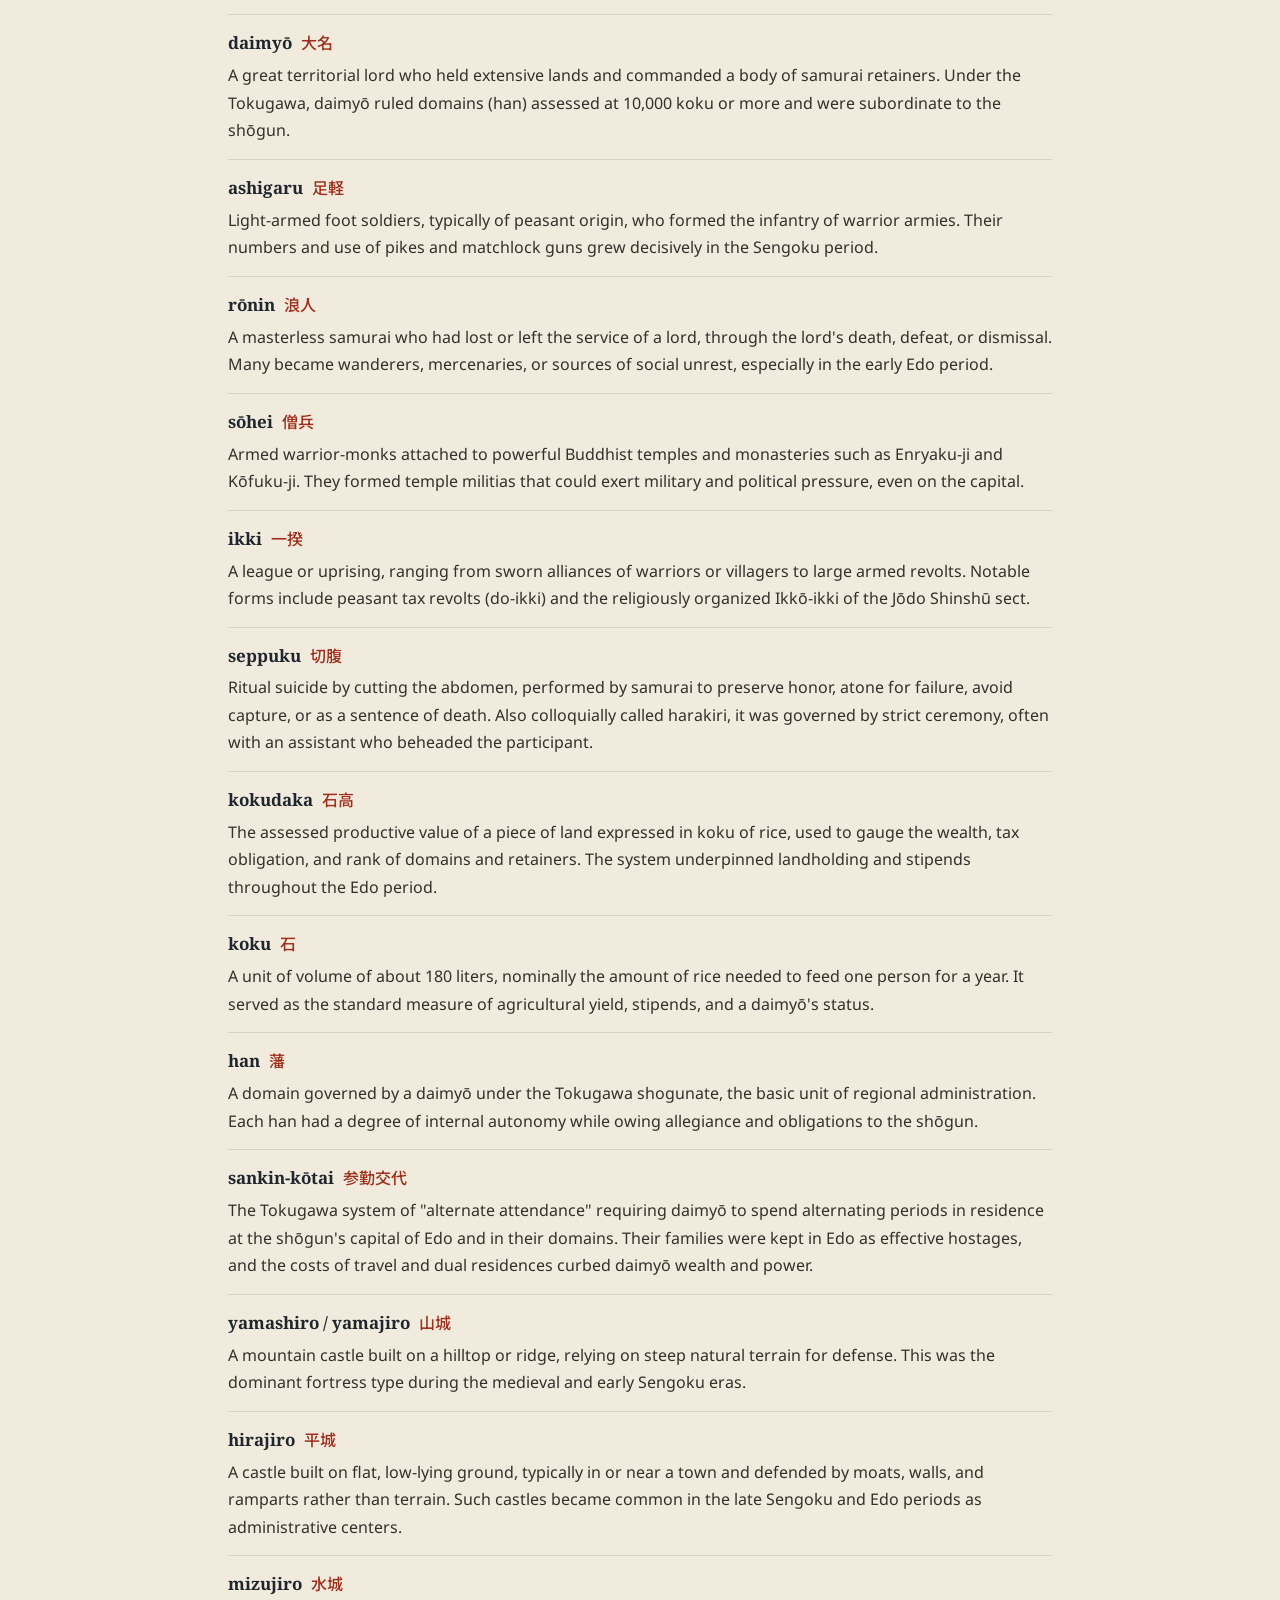
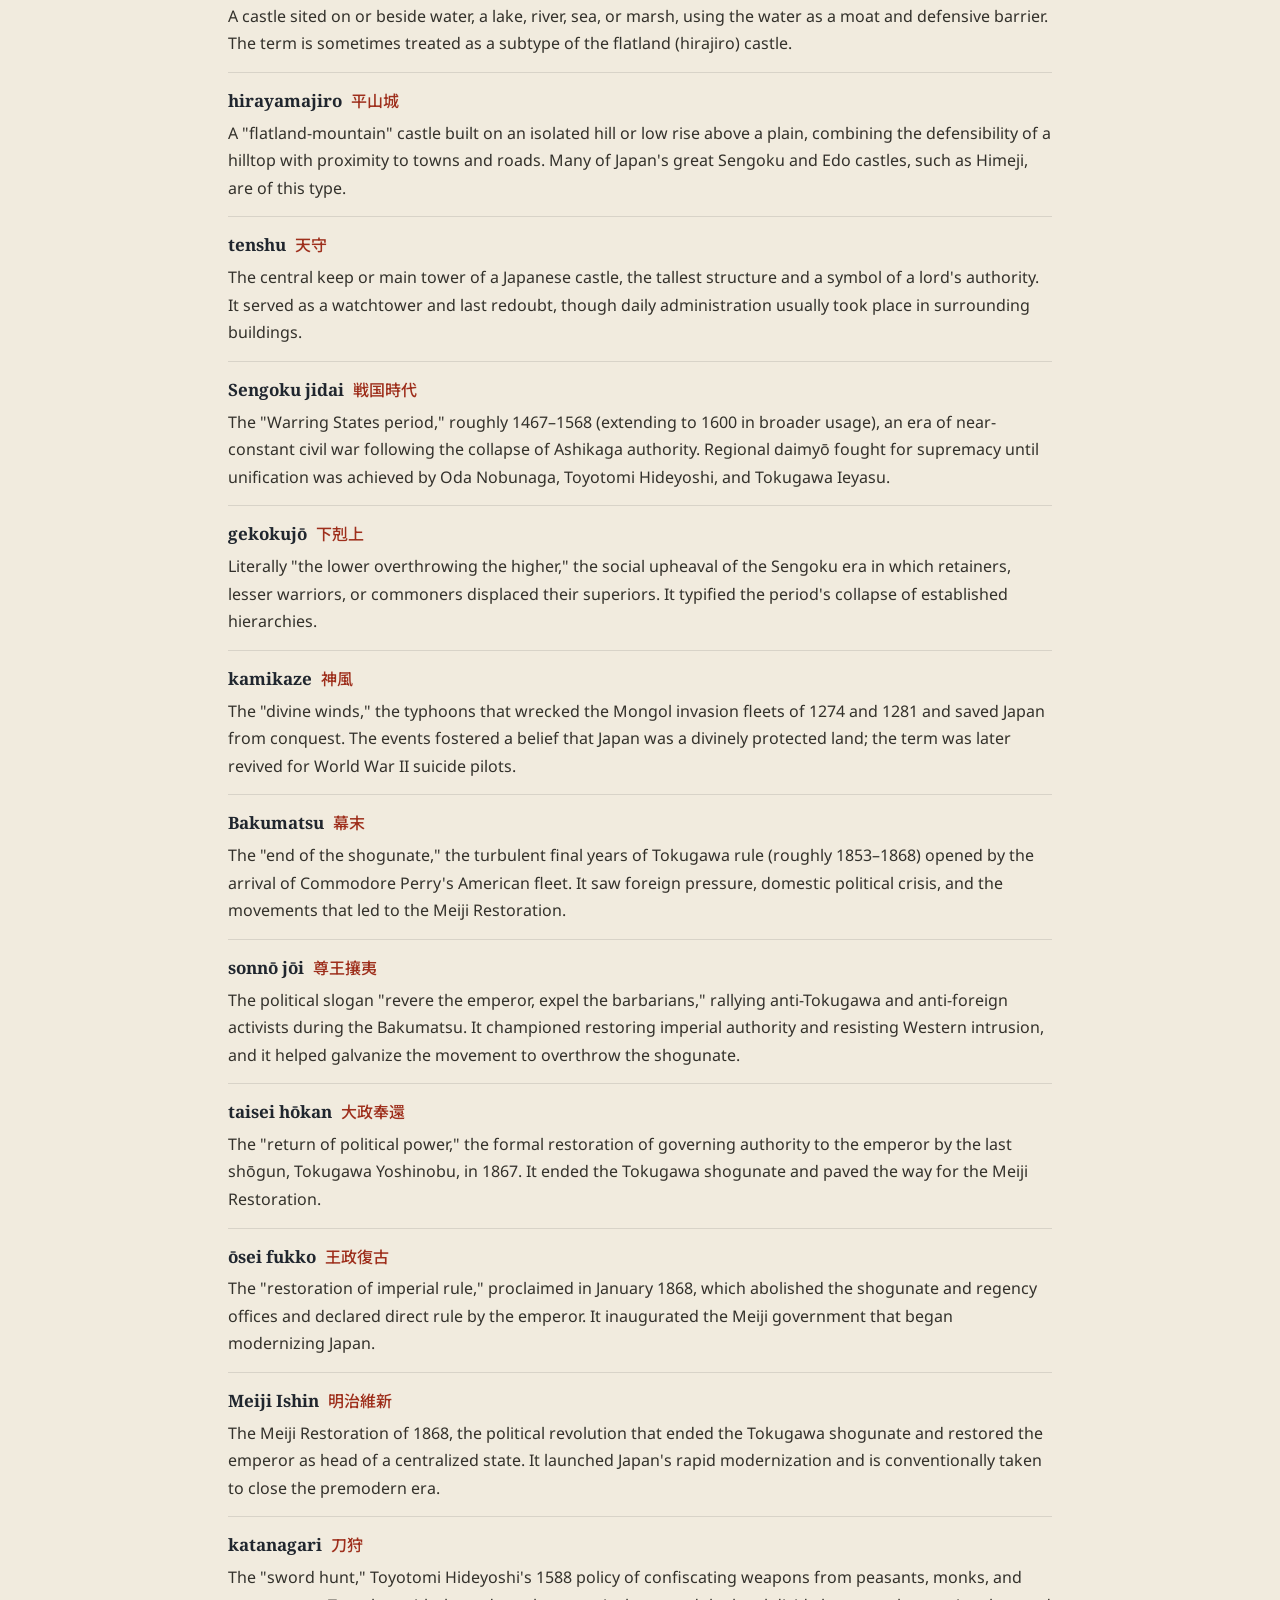
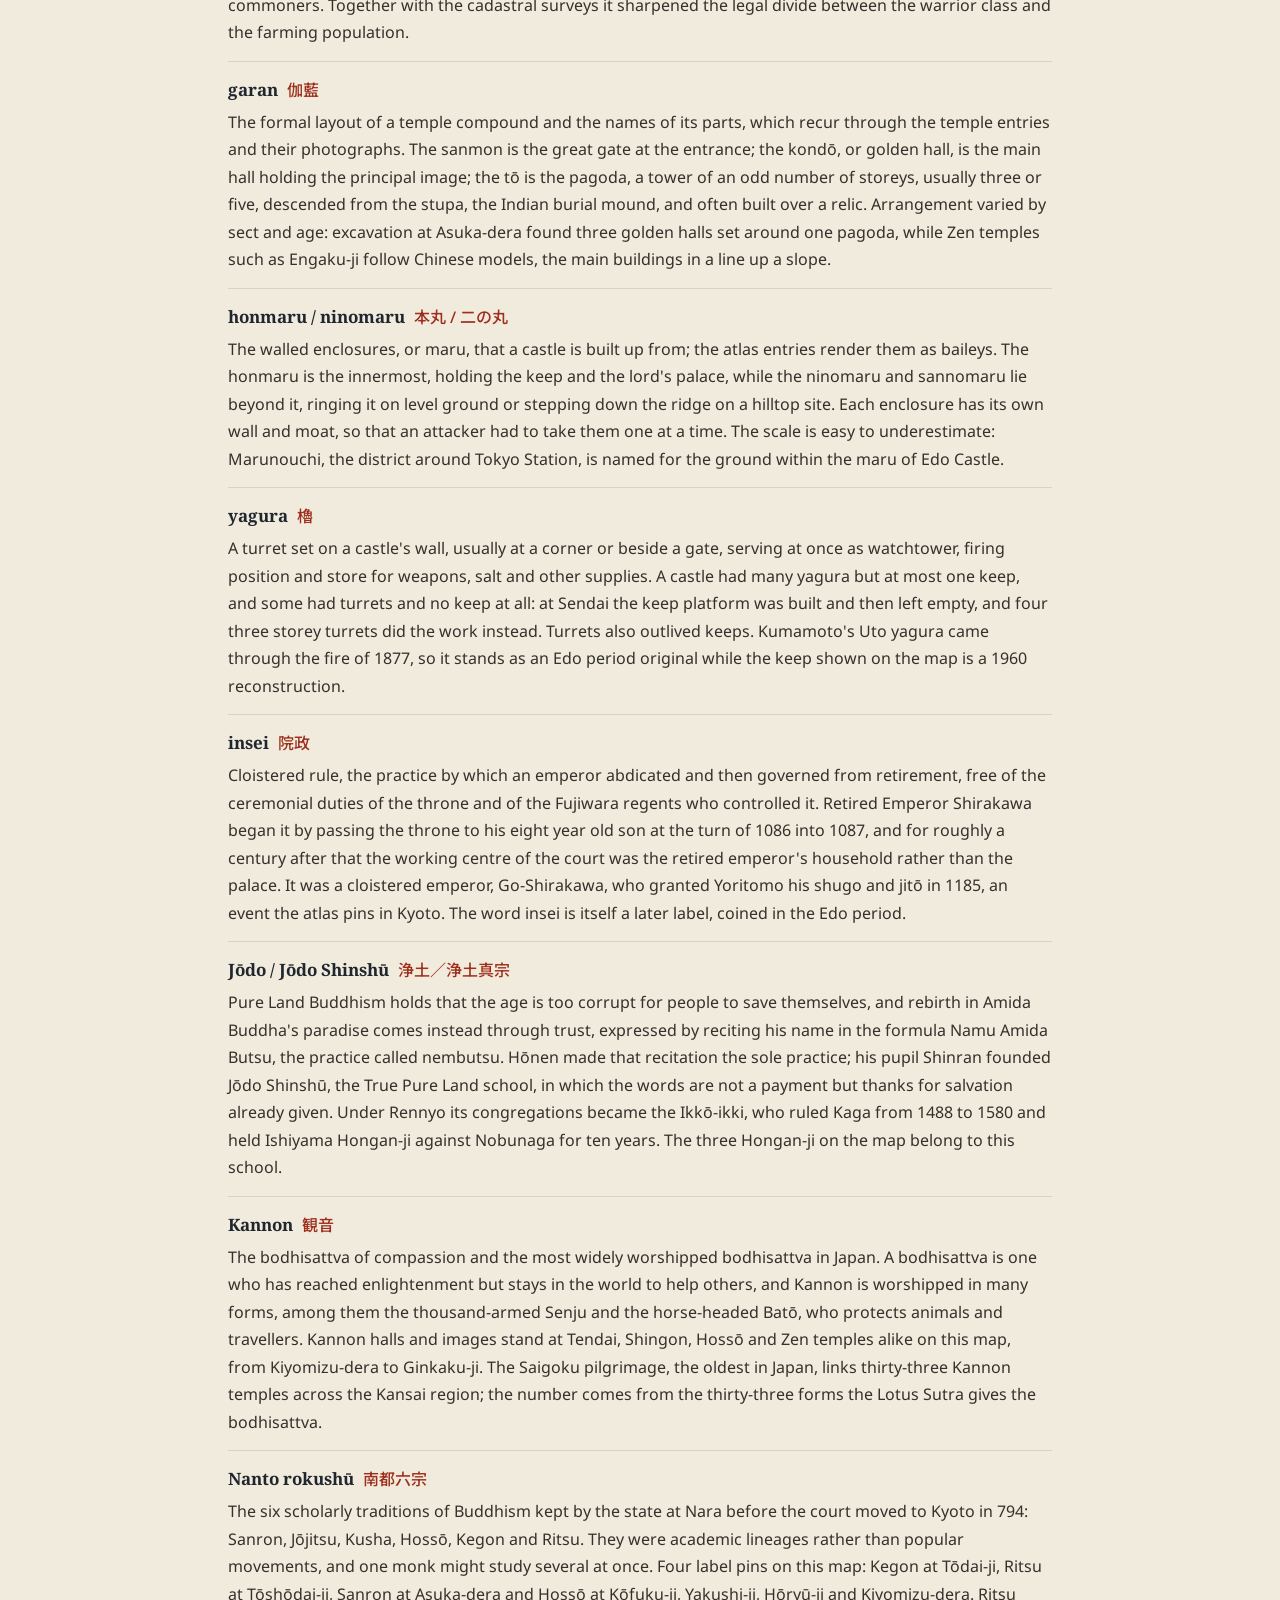
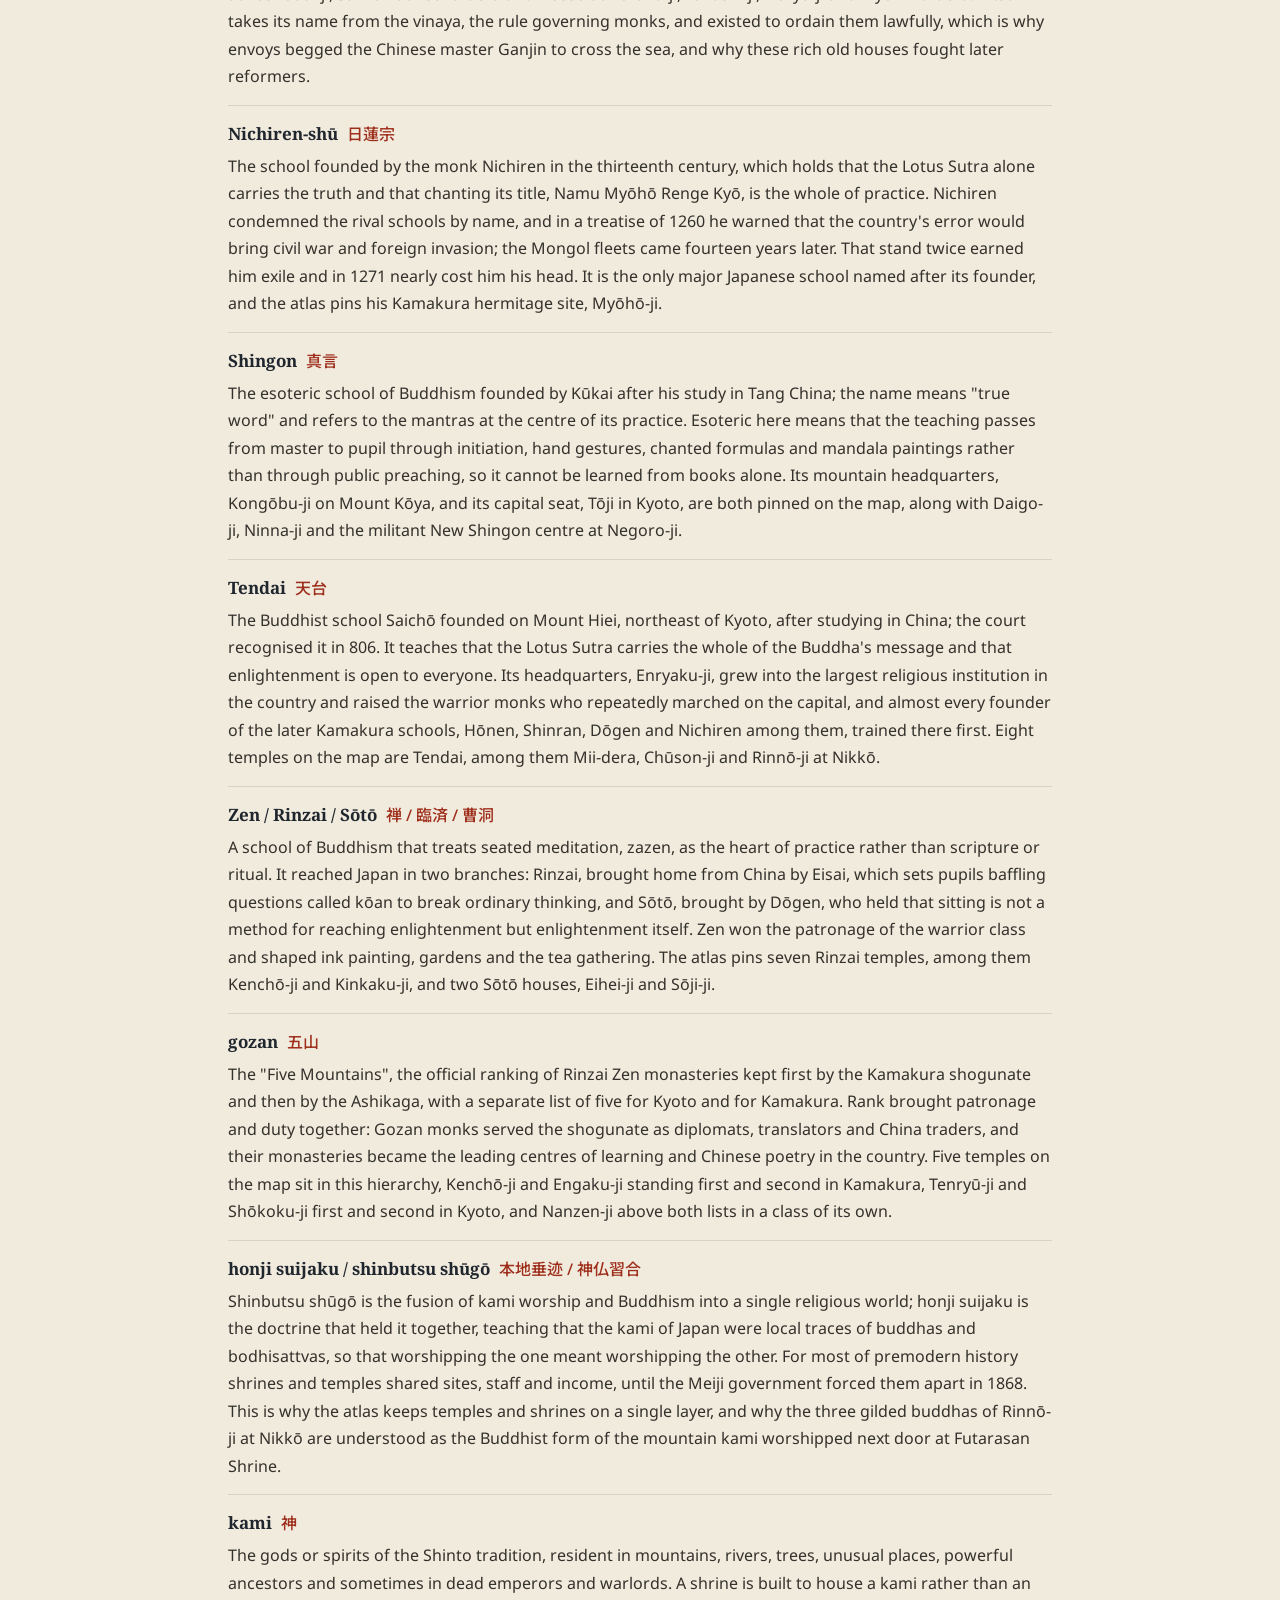
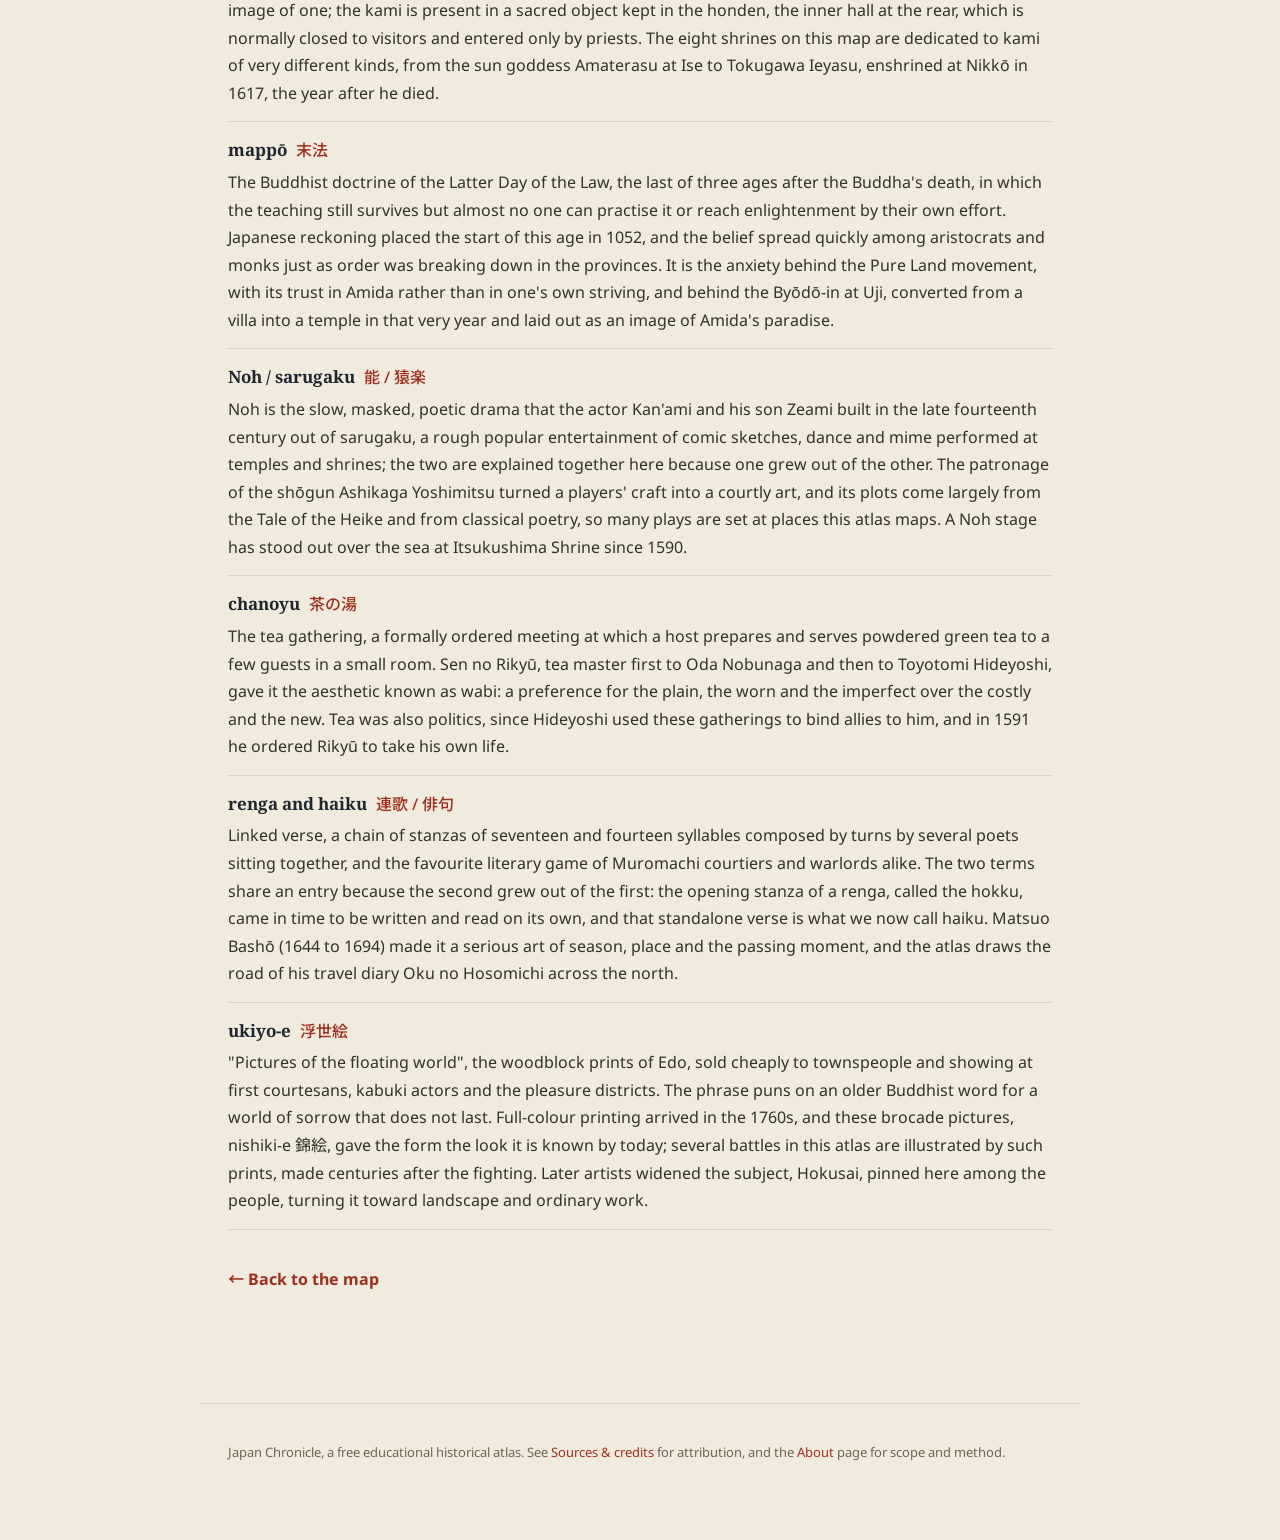
<file: glossary.html>
<!DOCTYPE html>
<html lang="en">
<head>
  <meta charset="UTF-8">
  <meta name="viewport" content="width=device-width, initial-scale=1.0">
  <title>Glossary · Japan Chronicle</title>
  <meta name="description" content="A glossary of key terms, titles and institutions of premodern Japan, the words behind the map.">
  <link rel="icon" type="image/svg+xml" href="favicon.svg">
  <link rel="apple-touch-icon" href="favicon.svg">
  <link rel="canonical" href="https://tomas-kac.github.io/japan-chronicle-site/glossary.html">
  <meta property="og:url" content="https://tomas-kac.github.io/japan-chronicle-site/glossary.html">
  <meta property="og:type" content="website">
  <meta property="og:site_name" content="Japan Chronicle">
  <meta property="og:title" content="Glossary · Japan Chronicle">
  <meta property="og:description" content="A glossary of key terms, titles and institutions of premodern Japan, the words behind the map.">
  <meta property="og:image" content="https://tomas-kac.github.io/japan-chronicle-site/og-image.png">
  <meta name="twitter:card" content="summary_large_image">
  <meta name="twitter:image" content="https://tomas-kac.github.io/japan-chronicle-site/og-image.png">
  <link rel="preconnect" href="https://fonts.googleapis.com">
  <link rel="preconnect" href="https://fonts.gstatic.com" crossorigin>
  <link href="https://fonts.googleapis.com/css2?family=Noto+Sans:wght@400;500;600;700&family=Noto+Serif:wght@500;600;700;800&family=Noto+Sans+JP:wght@400;500;700&family=Noto+Serif+JP:wght@600;700&display=swap" rel="stylesheet">
  <link rel="stylesheet" href="css/site.css">
</head>
<body>
  <header class="siteHeader">
    <div class="inner">
      <a class="brand" href="index.html">Japan&nbsp;Chronicle <span class="sub">· a historical atlas</span></a>
      <nav>
        <a href="index.html">Map</a>
        <a href="about.html">About</a>
        <a href="eras.html">Eras</a>
        <a href="glossary.html" class="active">Glossary</a>
        <a href="sources.html">Sources</a>
      </nav>
    </div>
  </header>

  <main>
    <h1>Glossary</h1>
    <p class="lead">The key terms, titles and institutions of premodern Japan, the words behind the map. 53 entries.</p>
    <div class="glossary">
      <div class="gl-item">
        <span class="gl-term">tennō</span><span class="gl-kanji">天皇</span>
        <p class="gl-def">The emperor of Japan, regarded as the sovereign and ritual head of state descended from the sun goddess Amaterasu. For most of premodern history the emperor reigned but did not rule, real power lying with regents, retired emperors, or military leaders.</p>
      </div>
      <div class="gl-item">
        <span class="gl-term">kuge</span><span class="gl-kanji">公家</span>
        <p class="gl-def">The civil court aristocracy of Kyoto who served the imperial court and held ceremonial offices and ranks. Distinct from the warrior class (buke), they retained prestige and cultural influence even after political power passed to the samurai.</p>
      </div>
      <div class="gl-item">
        <span class="gl-term">sesshō</span><span class="gl-kanji">摂政</span>
        <p class="gl-def">A regent who governed on behalf of an emperor who was a child or otherwise unable to rule. The office was monopolized for centuries by the Fujiwara family.</p>
      </div>
      <div class="gl-item">
        <span class="gl-term">kampaku</span><span class="gl-kanji">関白</span>
        <p class="gl-def">A chief adviser and regent acting on behalf of an adult emperor, the civil counterpart of the sesshō. Like the sesshō it was dominated by the Fujiwara; Toyotomi Hideyoshi later held the title as a non-Fujiwara.</p>
      </div>
      <div class="gl-item">
        <span class="gl-term">shōgun</span><span class="gl-kanji">将軍</span>
        <p class="gl-def">Short for sei-i taishōgun ("barbarian-subduing great general"), the supreme military commander who, from 1192, was the de facto ruler of Japan under nominal imperial authority. The office was held in turn by the Minamoto, Ashikaga, and Tokugawa houses.</p>
      </div>
      <div class="gl-item">
        <span class="gl-term">bakufu</span><span class="gl-kanji">幕府</span>
        <p class="gl-def">Literally "tent government," the military government headed by the shōgun, often rendered "shogunate." Japan had three: the Kamakura (1192–1333), Muromachi/Ashikaga (1336–1573), and Tokugawa/Edo (1603–1868).</p>
      </div>
      <div class="gl-item">
        <span class="gl-term">shikken</span><span class="gl-kanji">執権</span>
        <p class="gl-def">The regent who actually controlled the Kamakura shogunate while the shōgun served as a figurehead. The post was held hereditarily by the Hōjō family.</p>
      </div>
      <div class="gl-item">
        <span class="gl-term">shugo</span><span class="gl-kanji">守護</span>
        <p class="gl-def">A military governor appointed by the shogunate to oversee one or more provinces, responsible for policing, military levies, and enforcing shogunal authority. Over time many shugo built independent regional power bases.</p>
      </div>
      <div class="gl-item">
        <span class="gl-term">jitō</span><span class="gl-kanji">地頭</span>
        <p class="gl-def">A land steward appointed by the shogunate to manage estates (shōen), collect taxes, and maintain order at the local level. Jitō were a key instrument by which the warrior government extended control over the land.</p>
      </div>
      <div class="gl-item">
        <span class="gl-term">samurai / bushi</span><span class="gl-kanji">侍／武士</span>
        <p class="gl-def">The hereditary warrior class of premodern Japan. "Bushi" is the broad term for warriors, while "samurai" originally meant those who served a lord; both came to denote the military aristocracy that dominated society from the late Heian period to 1868.</p>
      </div>
      <div class="gl-item">
        <span class="gl-term">daimyō</span><span class="gl-kanji">大名</span>
        <p class="gl-def">A great territorial lord who held extensive lands and commanded a body of samurai retainers. Under the Tokugawa, daimyō ruled domains (han) assessed at 10,000 koku or more and were subordinate to the shōgun.</p>
      </div>
      <div class="gl-item">
        <span class="gl-term">ashigaru</span><span class="gl-kanji">足軽</span>
        <p class="gl-def">Light-armed foot soldiers, typically of peasant origin, who formed the infantry of warrior armies. Their numbers and use of pikes and matchlock guns grew decisively in the Sengoku period.</p>
      </div>
      <div class="gl-item">
        <span class="gl-term">rōnin</span><span class="gl-kanji">浪人</span>
        <p class="gl-def">A masterless samurai who had lost or left the service of a lord, through the lord's death, defeat, or dismissal. Many became wanderers, mercenaries, or sources of social unrest, especially in the early Edo period.</p>
      </div>
      <div class="gl-item">
        <span class="gl-term">sōhei</span><span class="gl-kanji">僧兵</span>
        <p class="gl-def">Armed warrior-monks attached to powerful Buddhist temples and monasteries such as Enryaku-ji and Kōfuku-ji. They formed temple militias that could exert military and political pressure, even on the capital.</p>
      </div>
      <div class="gl-item">
        <span class="gl-term">ikki</span><span class="gl-kanji">一揆</span>
        <p class="gl-def">A league or uprising, ranging from sworn alliances of warriors or villagers to large armed revolts. Notable forms include peasant tax revolts (do-ikki) and the religiously organized Ikkō-ikki of the Jōdo Shinshū sect.</p>
      </div>
      <div class="gl-item">
        <span class="gl-term">seppuku</span><span class="gl-kanji">切腹</span>
        <p class="gl-def">Ritual suicide by cutting the abdomen, performed by samurai to preserve honor, atone for failure, avoid capture, or as a sentence of death. Also colloquially called harakiri, it was governed by strict ceremony, often with an assistant who beheaded the participant.</p>
      </div>
      <div class="gl-item">
        <span class="gl-term">kokudaka</span><span class="gl-kanji">石高</span>
        <p class="gl-def">The assessed productive value of a piece of land expressed in koku of rice, used to gauge the wealth, tax obligation, and rank of domains and retainers. The system underpinned landholding and stipends throughout the Edo period.</p>
      </div>
      <div class="gl-item">
        <span class="gl-term">koku</span><span class="gl-kanji">石</span>
        <p class="gl-def">A unit of volume of about 180 liters, nominally the amount of rice needed to feed one person for a year. It served as the standard measure of agricultural yield, stipends, and a daimyō's status.</p>
      </div>
      <div class="gl-item">
        <span class="gl-term">han</span><span class="gl-kanji">藩</span>
        <p class="gl-def">A domain governed by a daimyō under the Tokugawa shogunate, the basic unit of regional administration. Each han had a degree of internal autonomy while owing allegiance and obligations to the shōgun.</p>
      </div>
      <div class="gl-item">
        <span class="gl-term">sankin-kōtai</span><span class="gl-kanji">参勤交代</span>
        <p class="gl-def">The Tokugawa system of "alternate attendance" requiring daimyō to spend alternating periods in residence at the shōgun's capital of Edo and in their domains. Their families were kept in Edo as effective hostages, and the costs of travel and dual residences curbed daimyō wealth and power.</p>
      </div>
      <div class="gl-item">
        <span class="gl-term">yamashiro / yamajiro</span><span class="gl-kanji">山城</span>
        <p class="gl-def">A mountain castle built on a hilltop or ridge, relying on steep natural terrain for defense. This was the dominant fortress type during the medieval and early Sengoku eras.</p>
      </div>
      <div class="gl-item">
        <span class="gl-term">hirajiro</span><span class="gl-kanji">平城</span>
        <p class="gl-def">A castle built on flat, low-lying ground, typically in or near a town and defended by moats, walls, and ramparts rather than terrain. Such castles became common in the late Sengoku and Edo periods as administrative centers.</p>
      </div>
      <div class="gl-item">
        <span class="gl-term">mizujiro</span><span class="gl-kanji">水城</span>
        <p class="gl-def">A castle sited on or beside water, a lake, river, sea, or marsh, using the water as a moat and defensive barrier. The term is sometimes treated as a subtype of the flatland (hirajiro) castle.</p>
      </div>
      <div class="gl-item">
        <span class="gl-term">hirayamajiro</span><span class="gl-kanji">平山城</span>
        <p class="gl-def">A "flatland-mountain" castle built on an isolated hill or low rise above a plain, combining the defensibility of a hilltop with proximity to towns and roads. Many of Japan's great Sengoku and Edo castles, such as Himeji, are of this type.</p>
      </div>
      <div class="gl-item">
        <span class="gl-term">tenshu</span><span class="gl-kanji">天守</span>
        <p class="gl-def">The central keep or main tower of a Japanese castle, the tallest structure and a symbol of a lord's authority. It served as a watchtower and last redoubt, though daily administration usually took place in surrounding buildings.</p>
      </div>
      <div class="gl-item">
        <span class="gl-term">Sengoku jidai</span><span class="gl-kanji">戦国時代</span>
        <p class="gl-def">The "Warring States period," roughly 1467–1568 (extending to 1600 in broader usage), an era of near-constant civil war following the collapse of Ashikaga authority. Regional daimyō fought for supremacy until unification was achieved by Oda Nobunaga, Toyotomi Hideyoshi, and Tokugawa Ieyasu.</p>
      </div>
      <div class="gl-item">
        <span class="gl-term">gekokujō</span><span class="gl-kanji">下剋上</span>
        <p class="gl-def">Literally "the lower overthrowing the higher," the social upheaval of the Sengoku era in which retainers, lesser warriors, or commoners displaced their superiors. It typified the period's collapse of established hierarchies.</p>
      </div>
      <div class="gl-item">
        <span class="gl-term">kamikaze</span><span class="gl-kanji">神風</span>
        <p class="gl-def">The "divine winds," the typhoons that wrecked the Mongol invasion fleets of 1274 and 1281 and saved Japan from conquest. The events fostered a belief that Japan was a divinely protected land; the term was later revived for World War II suicide pilots.</p>
      </div>
      <div class="gl-item">
        <span class="gl-term">Bakumatsu</span><span class="gl-kanji">幕末</span>
        <p class="gl-def">The "end of the shogunate," the turbulent final years of Tokugawa rule (roughly 1853–1868) opened by the arrival of Commodore Perry's American fleet. It saw foreign pressure, domestic political crisis, and the movements that led to the Meiji Restoration.</p>
      </div>
      <div class="gl-item">
        <span class="gl-term">sonnō jōi</span><span class="gl-kanji">尊王攘夷</span>
        <p class="gl-def">The political slogan "revere the emperor, expel the barbarians," rallying anti-Tokugawa and anti-foreign activists during the Bakumatsu. It championed restoring imperial authority and resisting Western intrusion, and it helped galvanize the movement to overthrow the shogunate.</p>
      </div>
      <div class="gl-item">
        <span class="gl-term">taisei hōkan</span><span class="gl-kanji">大政奉還</span>
        <p class="gl-def">The "return of political power," the formal restoration of governing authority to the emperor by the last shōgun, Tokugawa Yoshinobu, in 1867. It ended the Tokugawa shogunate and paved the way for the Meiji Restoration.</p>
      </div>
      <div class="gl-item">
        <span class="gl-term">ōsei fukko</span><span class="gl-kanji">王政復古</span>
        <p class="gl-def">The "restoration of imperial rule," proclaimed in January 1868, which abolished the shogunate and regency offices and declared direct rule by the emperor. It inaugurated the Meiji government that began modernizing Japan.</p>
      </div>
      <div class="gl-item">
        <span class="gl-term">Meiji Ishin</span><span class="gl-kanji">明治維新</span>
        <p class="gl-def">The Meiji Restoration of 1868, the political revolution that ended the Tokugawa shogunate and restored the emperor as head of a centralized state. It launched Japan's rapid modernization and is conventionally taken to close the premodern era.</p>
      </div>
      <div class="gl-item">
        <span class="gl-term">katanagari</span><span class="gl-kanji">刀狩</span>
        <p class="gl-def">The "sword hunt," Toyotomi Hideyoshi's 1588 policy of confiscating weapons from peasants, monks, and commoners. Together with the cadastral surveys it sharpened the legal divide between the warrior class and the farming population.</p>
      </div>
      <div class="gl-item">
        <span class="gl-term">garan</span><span class="gl-kanji">伽藍</span>
        <p class="gl-def">The formal layout of a temple compound and the names of its parts, which recur through the temple entries and their photographs. The sanmon is the great gate at the entrance; the kondō, or golden hall, is the main hall holding the principal image; the tō is the pagoda, a tower of an odd number of storeys, usually three or five, descended from the stupa, the Indian burial mound, and often built over a relic. Arrangement varied by sect and age: excavation at Asuka-dera found three golden halls set around one pagoda, while Zen temples such as Engaku-ji follow Chinese models, the main buildings in a line up a slope.</p>
      </div>
      <div class="gl-item">
        <span class="gl-term">honmaru / ninomaru</span><span class="gl-kanji">本丸 / 二の丸</span>
        <p class="gl-def">The walled enclosures, or maru, that a castle is built up from; the atlas entries render them as baileys. The honmaru is the innermost, holding the keep and the lord's palace, while the ninomaru and sannomaru lie beyond it, ringing it on level ground or stepping down the ridge on a hilltop site. Each enclosure has its own wall and moat, so that an attacker had to take them one at a time. The scale is easy to underestimate: Marunouchi, the district around Tokyo Station, is named for the ground within the maru of Edo Castle.</p>
      </div>
      <div class="gl-item">
        <span class="gl-term">yagura</span><span class="gl-kanji">櫓</span>
        <p class="gl-def">A turret set on a castle's wall, usually at a corner or beside a gate, serving at once as watchtower, firing position and store for weapons, salt and other supplies. A castle had many yagura but at most one keep, and some had turrets and no keep at all: at Sendai the keep platform was built and then left empty, and four three storey turrets did the work instead. Turrets also outlived keeps. Kumamoto's Uto yagura came through the fire of 1877, so it stands as an Edo period original while the keep shown on the map is a 1960 reconstruction.</p>
      </div>
      <div class="gl-item">
        <span class="gl-term">insei</span><span class="gl-kanji">院政</span>
        <p class="gl-def">Cloistered rule, the practice by which an emperor abdicated and then governed from retirement, free of the ceremonial duties of the throne and of the Fujiwara regents who controlled it. Retired Emperor Shirakawa began it by passing the throne to his eight year old son at the turn of 1086 into 1087, and for roughly a century after that the working centre of the court was the retired emperor's household rather than the palace. It was a cloistered emperor, Go-Shirakawa, who granted Yoritomo his shugo and jitō in 1185, an event the atlas pins in Kyoto. The word insei is itself a later label, coined in the Edo period.</p>
      </div>
      <div class="gl-item">
        <span class="gl-term">Jōdo / Jōdo Shinshū</span><span class="gl-kanji">浄土／浄土真宗</span>
        <p class="gl-def">Pure Land Buddhism holds that the age is too corrupt for people to save themselves, and rebirth in Amida Buddha's paradise comes instead through trust, expressed by reciting his name in the formula Namu Amida Butsu, the practice called nembutsu. Hōnen made that recitation the sole practice; his pupil Shinran founded Jōdo Shinshū, the True Pure Land school, in which the words are not a payment but thanks for salvation already given. Under Rennyo its congregations became the Ikkō-ikki, who ruled Kaga from 1488 to 1580 and held Ishiyama Hongan-ji against Nobunaga for ten years. The three Hongan-ji on the map belong to this school.</p>
      </div>
      <div class="gl-item">
        <span class="gl-term">Kannon</span><span class="gl-kanji">観音</span>
        <p class="gl-def">The bodhisattva of compassion and the most widely worshipped bodhisattva in Japan. A bodhisattva is one who has reached enlightenment but stays in the world to help others, and Kannon is worshipped in many forms, among them the thousand-armed Senju and the horse-headed Batō, who protects animals and travellers. Kannon halls and images stand at Tendai, Shingon, Hossō and Zen temples alike on this map, from Kiyomizu-dera to Ginkaku-ji. The Saigoku pilgrimage, the oldest in Japan, links thirty-three Kannon temples across the Kansai region; the number comes from the thirty-three forms the Lotus Sutra gives the bodhisattva.</p>
      </div>
      <div class="gl-item">
        <span class="gl-term">Nanto rokushū</span><span class="gl-kanji">南都六宗</span>
        <p class="gl-def">The six scholarly traditions of Buddhism kept by the state at Nara before the court moved to Kyoto in 794: Sanron, Jōjitsu, Kusha, Hossō, Kegon and Ritsu. They were academic lineages rather than popular movements, and one monk might study several at once. Four label pins on this map: Kegon at Tōdai-ji, Ritsu at Tōshōdai-ji, Sanron at Asuka-dera and Hossō at Kōfuku-ji, Yakushi-ji, Hōryū-ji and Kiyomizu-dera. Ritsu takes its name from the vinaya, the rule governing monks, and existed to ordain them lawfully, which is why envoys begged the Chinese master Ganjin to cross the sea, and why these rich old houses fought later reformers.</p>
      </div>
      <div class="gl-item">
        <span class="gl-term">Nichiren-shū</span><span class="gl-kanji">日蓮宗</span>
        <p class="gl-def">The school founded by the monk Nichiren in the thirteenth century, which holds that the Lotus Sutra alone carries the truth and that chanting its title, Namu Myōhō Renge Kyō, is the whole of practice. Nichiren condemned the rival schools by name, and in a treatise of 1260 he warned that the country's error would bring civil war and foreign invasion; the Mongol fleets came fourteen years later. That stand twice earned him exile and in 1271 nearly cost him his head. It is the only major Japanese school named after its founder, and the atlas pins his Kamakura hermitage site, Myōhō-ji.</p>
      </div>
      <div class="gl-item">
        <span class="gl-term">Shingon</span><span class="gl-kanji">真言</span>
        <p class="gl-def">The esoteric school of Buddhism founded by Kūkai after his study in Tang China; the name means "true word" and refers to the mantras at the centre of its practice. Esoteric here means that the teaching passes from master to pupil through initiation, hand gestures, chanted formulas and mandala paintings rather than through public preaching, so it cannot be learned from books alone. Its mountain headquarters, Kongōbu-ji on Mount Kōya, and its capital seat, Tōji in Kyoto, are both pinned on the map, along with Daigo-ji, Ninna-ji and the militant New Shingon centre at Negoro-ji.</p>
      </div>
      <div class="gl-item">
        <span class="gl-term">Tendai</span><span class="gl-kanji">天台</span>
        <p class="gl-def">The Buddhist school Saichō founded on Mount Hiei, northeast of Kyoto, after studying in China; the court recognised it in 806. It teaches that the Lotus Sutra carries the whole of the Buddha's message and that enlightenment is open to everyone. Its headquarters, Enryaku-ji, grew into the largest religious institution in the country and raised the warrior monks who repeatedly marched on the capital, and almost every founder of the later Kamakura schools, Hōnen, Shinran, Dōgen and Nichiren among them, trained there first. Eight temples on the map are Tendai, among them Mii-dera, Chūson-ji and Rinnō-ji at Nikkō.</p>
      </div>
      <div class="gl-item">
        <span class="gl-term">Zen / Rinzai / Sōtō</span><span class="gl-kanji">禅 / 臨済 / 曹洞</span>
        <p class="gl-def">A school of Buddhism that treats seated meditation, zazen, as the heart of practice rather than scripture or ritual. It reached Japan in two branches: Rinzai, brought home from China by Eisai, which sets pupils baffling questions called kōan to break ordinary thinking, and Sōtō, brought by Dōgen, who held that sitting is not a method for reaching enlightenment but enlightenment itself. Zen won the patronage of the warrior class and shaped ink painting, gardens and the tea gathering. The atlas pins seven Rinzai temples, among them Kenchō-ji and Kinkaku-ji, and two Sōtō houses, Eihei-ji and Sōji-ji.</p>
      </div>
      <div class="gl-item">
        <span class="gl-term">gozan</span><span class="gl-kanji">五山</span>
        <p class="gl-def">The "Five Mountains", the official ranking of Rinzai Zen monasteries kept first by the Kamakura shogunate and then by the Ashikaga, with a separate list of five for Kyoto and for Kamakura. Rank brought patronage and duty together: Gozan monks served the shogunate as diplomats, translators and China traders, and their monasteries became the leading centres of learning and Chinese poetry in the country. Five temples on the map sit in this hierarchy, Kenchō-ji and Engaku-ji standing first and second in Kamakura, Tenryū-ji and Shōkoku-ji first and second in Kyoto, and Nanzen-ji above both lists in a class of its own.</p>
      </div>
      <div class="gl-item">
        <span class="gl-term">honji suijaku / shinbutsu shūgō</span><span class="gl-kanji">本地垂迹 / 神仏習合</span>
        <p class="gl-def">Shinbutsu shūgō is the fusion of kami worship and Buddhism into a single religious world; honji suijaku is the doctrine that held it together, teaching that the kami of Japan were local traces of buddhas and bodhisattvas, so that worshipping the one meant worshipping the other. For most of premodern history shrines and temples shared sites, staff and income, until the Meiji government forced them apart in 1868. This is why the atlas keeps temples and shrines on a single layer, and why the three gilded buddhas of Rinnō-ji at Nikkō are understood as the Buddhist form of the mountain kami worshipped next door at Futarasan Shrine.</p>
      </div>
      <div class="gl-item">
        <span class="gl-term">kami</span><span class="gl-kanji">神</span>
        <p class="gl-def">The gods or spirits of the Shinto tradition, resident in mountains, rivers, trees, unusual places, powerful ancestors and sometimes in dead emperors and warlords. A shrine is built to house a kami rather than an image of one; the kami is present in a sacred object kept in the honden, the inner hall at the rear, which is normally closed to visitors and entered only by priests. The eight shrines on this map are dedicated to kami of very different kinds, from the sun goddess Amaterasu at Ise to Tokugawa Ieyasu, enshrined at Nikkō in 1617, the year after he died.</p>
      </div>
      <div class="gl-item">
        <span class="gl-term">mappō</span><span class="gl-kanji">末法</span>
        <p class="gl-def">The Buddhist doctrine of the Latter Day of the Law, the last of three ages after the Buddha's death, in which the teaching still survives but almost no one can practise it or reach enlightenment by their own effort. Japanese reckoning placed the start of this age in 1052, and the belief spread quickly among aristocrats and monks just as order was breaking down in the provinces. It is the anxiety behind the Pure Land movement, with its trust in Amida rather than in one's own striving, and behind the Byōdō-in at Uji, converted from a villa into a temple in that very year and laid out as an image of Amida's paradise.</p>
      </div>
      <div class="gl-item">
        <span class="gl-term">Noh / sarugaku</span><span class="gl-kanji">能 / 猿楽</span>
        <p class="gl-def">Noh is the slow, masked, poetic drama that the actor Kan'ami and his son Zeami built in the late fourteenth century out of sarugaku, a rough popular entertainment of comic sketches, dance and mime performed at temples and shrines; the two are explained together here because one grew out of the other. The patronage of the shōgun Ashikaga Yoshimitsu turned a players' craft into a courtly art, and its plots come largely from the Tale of the Heike and from classical poetry, so many plays are set at places this atlas maps. A Noh stage has stood out over the sea at Itsukushima Shrine since 1590.</p>
      </div>
      <div class="gl-item">
        <span class="gl-term">chanoyu</span><span class="gl-kanji">茶の湯</span>
        <p class="gl-def">The tea gathering, a formally ordered meeting at which a host prepares and serves powdered green tea to a few guests in a small room. Sen no Rikyū, tea master first to Oda Nobunaga and then to Toyotomi Hideyoshi, gave it the aesthetic known as wabi: a preference for the plain, the worn and the imperfect over the costly and the new. Tea was also politics, since Hideyoshi used these gatherings to bind allies to him, and in 1591 he ordered Rikyū to take his own life.</p>
      </div>
      <div class="gl-item">
        <span class="gl-term">renga and haiku</span><span class="gl-kanji">連歌 / 俳句</span>
        <p class="gl-def">Linked verse, a chain of stanzas of seventeen and fourteen syllables composed by turns by several poets sitting together, and the favourite literary game of Muromachi courtiers and warlords alike. The two terms share an entry because the second grew out of the first: the opening stanza of a renga, called the hokku, came in time to be written and read on its own, and that standalone verse is what we now call haiku. Matsuo Bashō (1644 to 1694) made it a serious art of season, place and the passing moment, and the atlas draws the road of his travel diary Oku no Hosomichi across the north.</p>
      </div>
      <div class="gl-item">
        <span class="gl-term">ukiyo-e</span><span class="gl-kanji">浮世絵</span>
        <p class="gl-def">"Pictures of the floating world", the woodblock prints of Edo, sold cheaply to townspeople and showing at first courtesans, kabuki actors and the pleasure districts. The phrase puns on an older Buddhist word for a world of sorrow that does not last. Full-colour printing arrived in the 1760s, and these brocade pictures, nishiki-e 錦絵, gave the form the look it is known by today; several battles in this atlas are illustrated by such prints, made centuries after the fighting. Later artists widened the subject, Hokusai, pinned here among the people, turning it toward landscape and ordinary work.</p>
      </div>
    </div>
    <a class="backMap" href="index.html">← Back to the map</a>
  </main>
  <footer>
    <p>Japan Chronicle, a free educational historical atlas. See <a href="sources.html">Sources &amp; credits</a> for attribution, and the <a href="about.html">About</a> page for scope and method.</p>
  </footer>
  <!-- Privacy-friendly analytics (GoatCounter, no cookies, no consent banner) -->
  <script data-goatcounter="https://shiam.goatcounter.com/count" async src="//gc.zgo.at/count.js"></script>
</body>
</html>
</file>
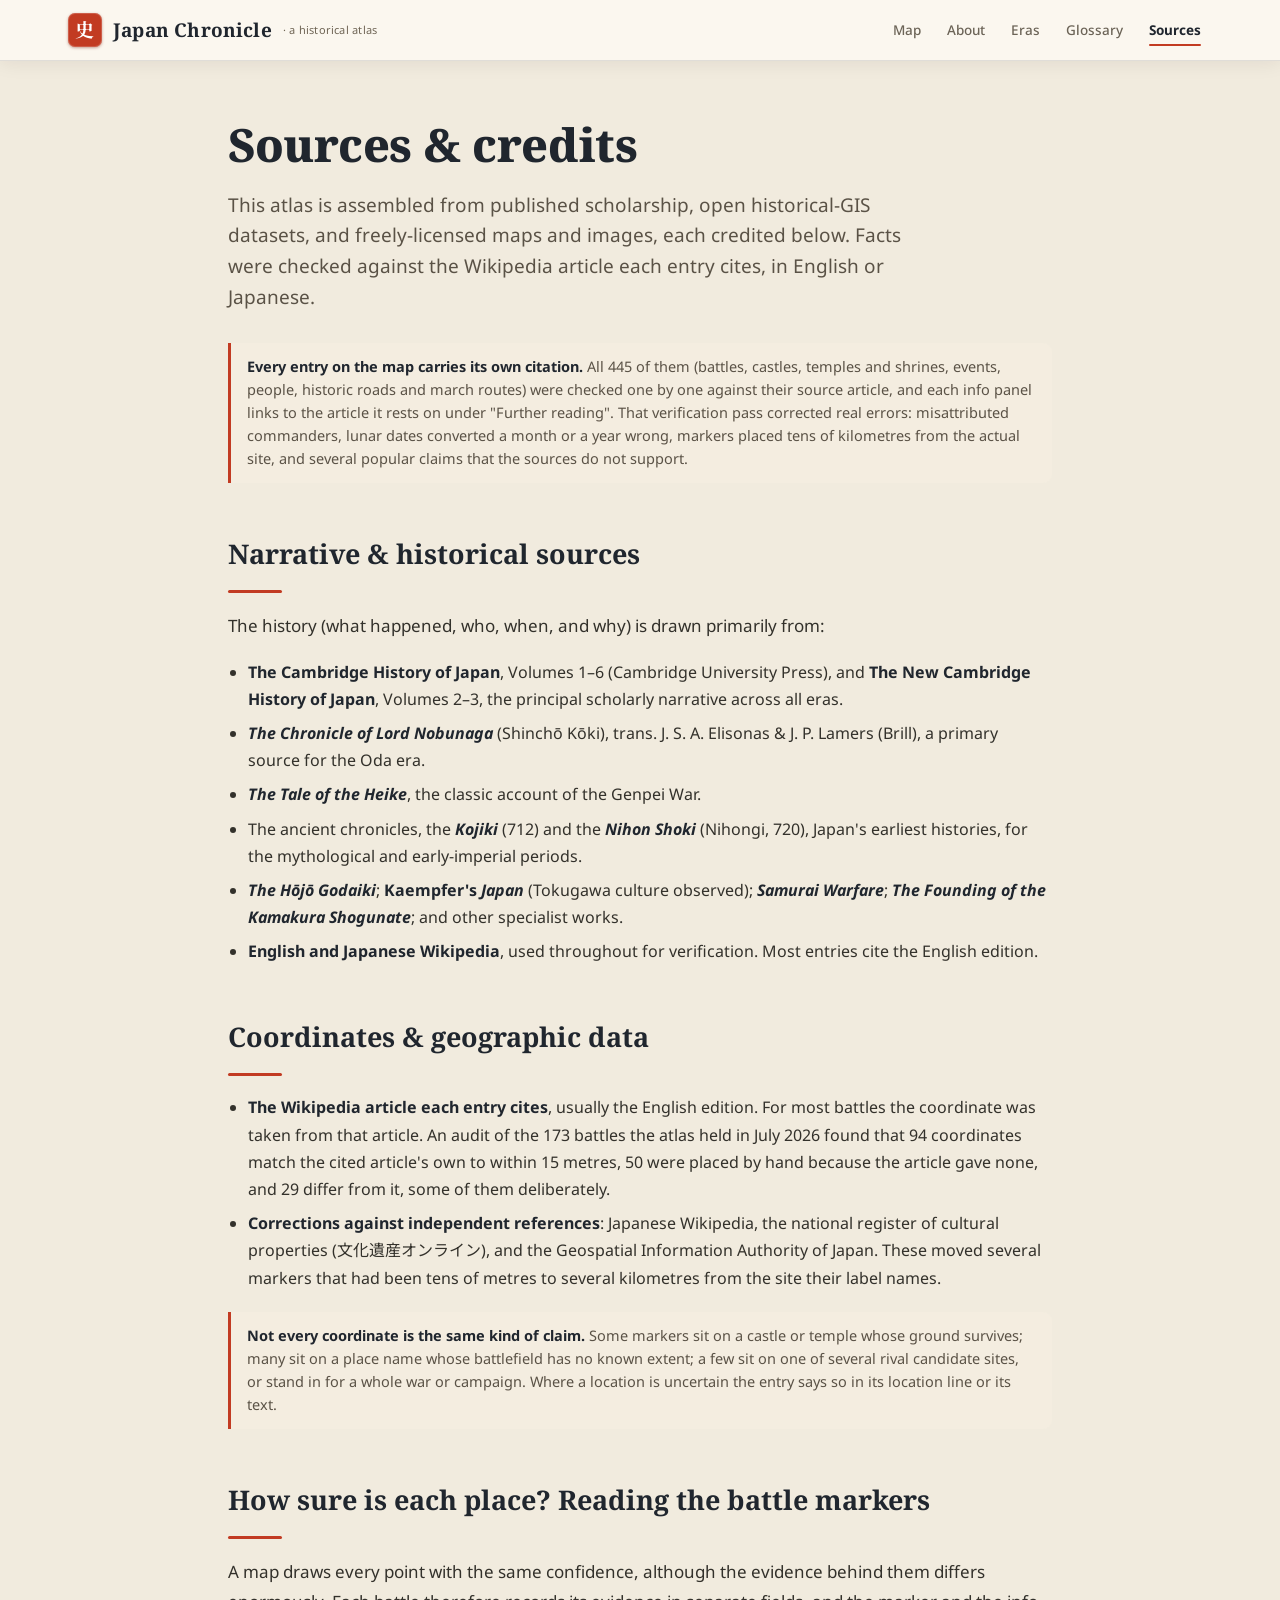
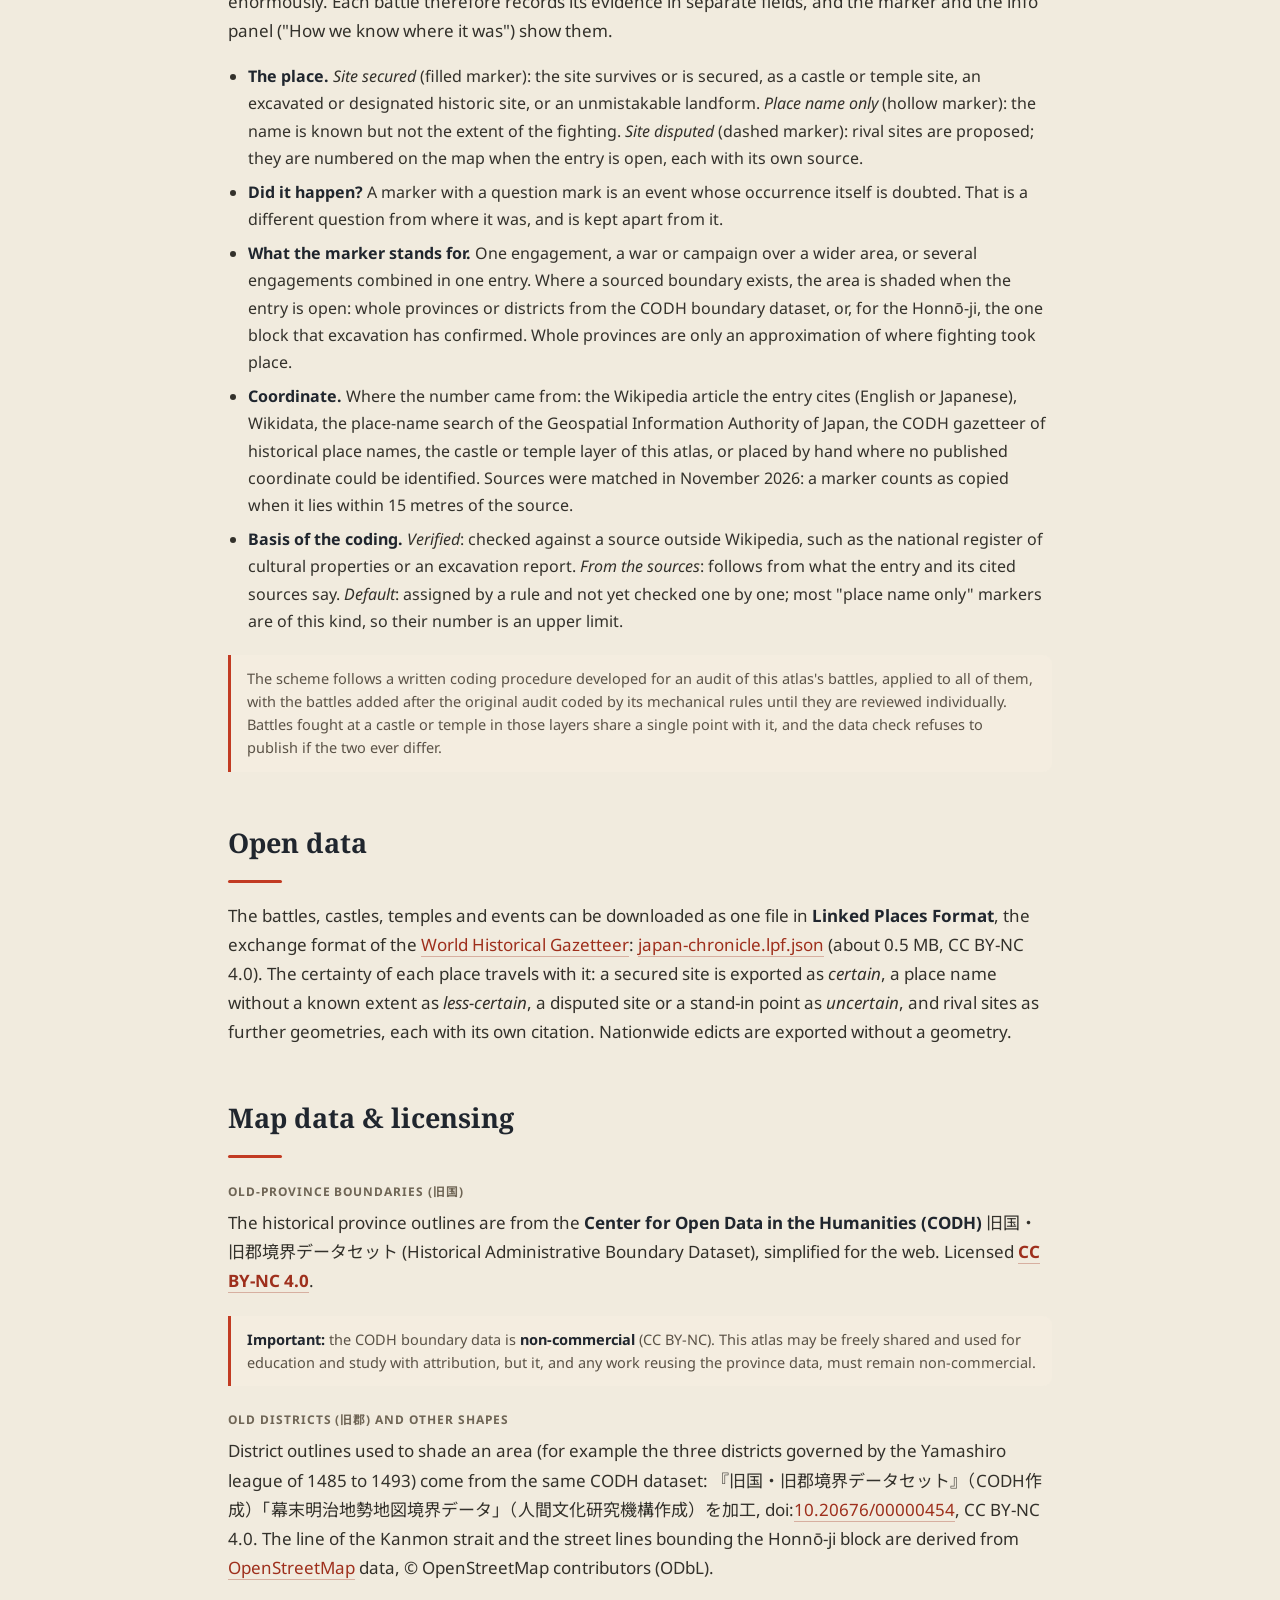
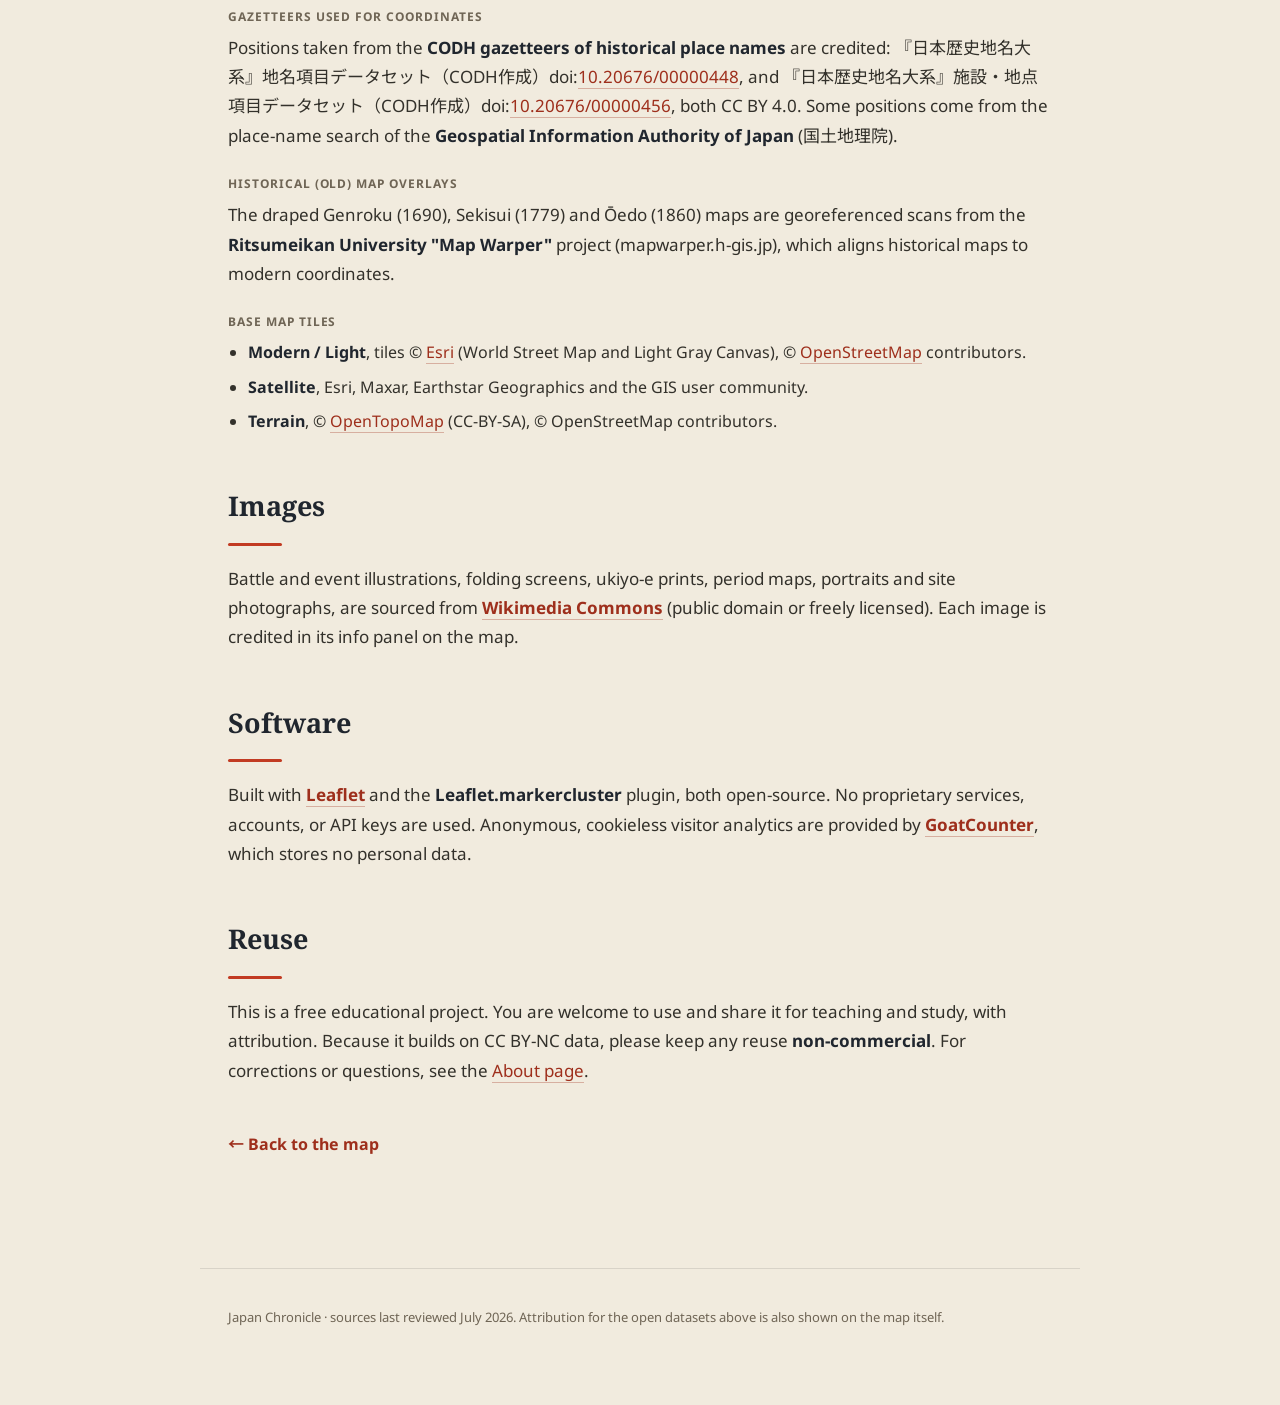
<file: sources.html>
<!DOCTYPE html>
<html lang="en">
<head>
  <meta charset="UTF-8">
  <meta name="viewport" content="width=device-width, initial-scale=1.0">
  <title>Sources &amp; Credits · Japan Chronicle</title>
  <meta name="description" content="Sources, data, licensing and credits for the Japan Chronicle historical atlas.">
  <link rel="icon" type="image/svg+xml" href="favicon.svg">
  <link rel="apple-touch-icon" href="favicon.svg">
  <link rel="canonical" href="https://tomas-kac.github.io/japan-chronicle-site/sources.html">
  <meta property="og:url" content="https://tomas-kac.github.io/japan-chronicle-site/sources.html">
  <meta property="og:type" content="website">
  <meta property="og:site_name" content="Japan Chronicle">
  <meta property="og:title" content="Sources &amp; Credits · Japan Chronicle">
  <meta property="og:description" content="Sources, data, licensing and credits for the Japan Chronicle historical atlas of premodern Japan.">
  <meta property="og:image" content="https://tomas-kac.github.io/japan-chronicle-site/og-image.png">
  <meta name="twitter:card" content="summary_large_image">
  <meta name="twitter:image" content="https://tomas-kac.github.io/japan-chronicle-site/og-image.png">
  <link rel="preconnect" href="https://fonts.googleapis.com">
  <link rel="preconnect" href="https://fonts.gstatic.com" crossorigin>
  <link href="https://fonts.googleapis.com/css2?family=Noto+Sans:wght@400;500;600;700&family=Noto+Serif:wght@500;600;700;800&family=Noto+Sans+JP:wght@400;500;700&family=Noto+Serif+JP:wght@600;700&display=swap" rel="stylesheet">
  <link rel="stylesheet" href="css/site.css">
</head>
<body>
  <header class="siteHeader">
    <div class="inner">
      <a class="brand" href="index.html">Japan&nbsp;Chronicle <span class="sub">· a historical atlas</span></a>
      <nav>
        <a href="index.html">Map</a>
        <a href="about.html">About</a>
        <a href="eras.html">Eras</a>
        <a href="glossary.html">Glossary</a>
        <a href="sources.html" class="active">Sources</a>
      </nav>
    </div>
  </header>

  <main>
    <h1>Sources &amp; credits</h1>
    <p class="lead">This atlas is assembled from published scholarship, open historical-GIS datasets, and freely-licensed maps and images, each credited below. Facts were checked against the Wikipedia article each entry cites, in English or Japanese.</p>

    <p class="note"><strong>Every entry on the map carries its own citation.</strong> All 445 of them (battles, castles, temples and shrines, events, people, historic roads and march routes) were checked one by one against their source article, and each info panel links to the article it rests on under "Further reading". That verification pass corrected real errors: misattributed commanders, lunar dates converted a month or a year wrong, markers placed tens of kilometres from the actual site, and several popular claims that the sources do not support.</p>

    <h2>Narrative &amp; historical sources</h2>
    <p>The history (what happened, who, when, and why) is drawn primarily from:</p>
    <ul>
      <li><strong>The Cambridge History of Japan</strong>, Volumes 1–6 (Cambridge University Press), and <strong>The New Cambridge History of Japan</strong>, Volumes 2–3, the principal scholarly narrative across all eras.</li>
      <li><strong><em>The Chronicle of Lord Nobunaga</em></strong> (Shinchō Kōki), trans. J. S. A. Elisonas &amp; J. P. Lamers (Brill), a primary source for the Oda era.</li>
      <li><strong><em>The Tale of the Heike</em></strong>, the classic account of the Genpei War.</li>
      <li>The ancient chronicles, the <strong><em>Kojiki</em></strong> (712) and the <strong><em>Nihon Shoki</em></strong> (Nihongi, 720), Japan's earliest histories, for the mythological and early-imperial periods.</li>
      <li><strong><em>The Hōjō Godaiki</em></strong>; <strong>Kaempfer's <em>Japan</em></strong> (Tokugawa culture observed); <strong><em>Samurai Warfare</em></strong>; <strong><em>The Founding of the Kamakura Shogunate</em></strong>; and other specialist works.</li>
      <li><strong>English and Japanese Wikipedia</strong>, used throughout for verification. Most entries cite the English edition.</li>
    </ul>

    <h2>Coordinates &amp; geographic data</h2>
    <ul>
      <li><strong>The Wikipedia article each entry cites</strong>, usually the English edition. For most battles the coordinate was taken from that article. An audit of the 173 battles the atlas held in July 2026 found that 94 coordinates match the cited article's own to within 15 metres, 50 were placed by hand because the article gave none, and 29 differ from it, some of them deliberately.</li>
      <li><strong>Corrections against independent references</strong>: Japanese Wikipedia, the national register of cultural properties (文化遺産オンライン), and the Geospatial Information Authority of Japan. These moved several markers that had been tens of metres to several kilometres from the site their label names.</li>
    </ul>
    <p class="note"><strong>Not every coordinate is the same kind of claim.</strong> Some markers sit on a castle or temple whose ground survives; many sit on a place name whose battlefield has no known extent; a few sit on one of several rival candidate sites, or stand in for a whole war or campaign. Where a location is uncertain the entry says so in its location line or its text.</p>

    <h2 id="evidence">How sure is each place? Reading the battle markers</h2>
    <p>A map draws every point with the same confidence, although the evidence behind them differs enormously. Each battle therefore records its evidence in separate fields, and the marker and the info panel ("How we know where it was") show them.</p>
    <ul>
      <li><strong>The place.</strong> <em>Site secured</em> (filled marker): the site survives or is secured, as a castle or temple site, an excavated or designated historic site, or an unmistakable landform. <em>Place name only</em> (hollow marker): the name is known but not the extent of the fighting. <em>Site disputed</em> (dashed marker): rival sites are proposed; they are numbered on the map when the entry is open, each with its own source.</li>
      <li><strong>Did it happen?</strong> A marker with a question mark is an event whose occurrence itself is doubted. That is a different question from where it was, and is kept apart from it.</li>
      <li><strong>What the marker stands for.</strong> One engagement, a war or campaign over a wider area, or several engagements combined in one entry. Where a sourced boundary exists, the area is shaded when the entry is open: whole provinces or districts from the CODH boundary dataset, or, for the Honnō-ji, the one block that excavation has confirmed. Whole provinces are only an approximation of where fighting took place.</li>
      <li><strong>Coordinate.</strong> Where the number came from: the Wikipedia article the entry cites (English or Japanese), Wikidata, the place-name search of the Geospatial Information Authority of Japan, the CODH gazetteer of historical place names, the castle or temple layer of this atlas, or placed by hand where no published coordinate could be identified. Sources were matched in November 2026: a marker counts as copied when it lies within 15 metres of the source.</li>
      <li><strong>Basis of the coding.</strong> <em>Verified</em>: checked against a source outside Wikipedia, such as the national register of cultural properties or an excavation report. <em>From the sources</em>: follows from what the entry and its cited sources say. <em>Default</em>: assigned by a rule and not yet checked one by one; most "place name only" markers are of this kind, so their number is an upper limit.</li>
    </ul>
    <p class="note">The scheme follows a written coding procedure developed for an audit of this atlas's battles, applied to all of them, with the battles added after the original audit coded by its mechanical rules until they are reviewed individually. Battles fought at a castle or temple in those layers share a single point with it, and the data check refuses to publish if the two ever differ.</p>

    <h2 id="open-data">Open data</h2>
    <p>The battles, castles, temples and events can be downloaded as one file in <strong>Linked Places Format</strong>, the exchange format of the <a href="https://whgazetteer.org/">World Historical Gazetteer</a>: <a href="data/japan-chronicle.lpf.json" download>japan-chronicle.lpf.json</a> (about 0.5 MB, CC BY-NC 4.0). The certainty of each place travels with it: a secured site is exported as <em>certain</em>, a place name without a known extent as <em>less-certain</em>, a disputed site or a stand-in point as <em>uncertain</em>, and rival sites as further geometries, each with its own citation. Nationwide edicts are exported without a geometry.</p>

    <h2>Map data &amp; licensing</h2>
    <h3>Old-province boundaries (旧国)</h3>
    <p>The historical province outlines are from the <strong>Center for Open Data in the Humanities (CODH)</strong> 旧国・旧郡境界データセット (Historical Administrative Boundary Dataset), simplified for the web. Licensed <strong><a href="https://creativecommons.org/licenses/by-nc/4.0/">CC BY-NC 4.0</a></strong>.</p>
    <p class="note"><strong>Important:</strong> the CODH boundary data is <strong>non-commercial</strong> (CC BY-NC). This atlas may be freely shared and used for education and study with attribution, but it, and any work reusing the province data, must remain non-commercial.</p>

    <h3>Old districts (旧郡) and other shapes</h3>
    <p>District outlines used to shade an area (for example the three districts governed by the Yamashiro league of 1485 to 1493) come from the same CODH dataset: 『旧国・旧郡境界データセット』（CODH作成）「幕末明治地勢地図境界データ」（人間文化研究機構作成）を加工, doi:<a href="https://doi.org/10.20676/00000454">10.20676/00000454</a>, CC BY-NC 4.0. The line of the Kanmon strait and the street lines bounding the Honnō-ji block are derived from <a href="https://www.openstreetmap.org/copyright">OpenStreetMap</a> data, © OpenStreetMap contributors (ODbL).</p>
    <h3>Gazetteers used for coordinates</h3>
    <p>Positions taken from the <strong>CODH gazetteers of historical place names</strong> are credited: 『日本歴史地名大系』地名項目データセット（CODH作成）doi:<a href="https://doi.org/10.20676/00000448">10.20676/00000448</a>, and 『日本歴史地名大系』施設・地点項目データセット（CODH作成）doi:<a href="https://doi.org/10.20676/00000456">10.20676/00000456</a>, both CC BY 4.0. Some positions come from the place-name search of the <strong>Geospatial Information Authority of Japan</strong> (国土地理院).</p>

    <h3>Historical (old) map overlays</h3>
    <p>The draped Genroku (1690), Sekisui (1779) and Ōedo (1860) maps are georeferenced scans from the <strong>Ritsumeikan University "Map Warper"</strong> project (mapwarper.h-gis.jp), which aligns historical maps to modern coordinates.</p>

    <h3>Base map tiles</h3>
    <ul>
      <li><strong>Modern / Light</strong>, tiles © <a href="https://www.esri.com/">Esri</a> (World Street Map and Light Gray Canvas), © <a href="https://www.openstreetmap.org/copyright">OpenStreetMap</a> contributors.</li>
      <li><strong>Satellite</strong>, Esri, Maxar, Earthstar Geographics and the GIS user community.</li>
      <li><strong>Terrain</strong>, © <a href="https://opentopomap.org/">OpenTopoMap</a> (CC-BY-SA), © OpenStreetMap contributors.</li>
    </ul>

    <h2>Images</h2>
    <p>Battle and event illustrations, folding screens, ukiyo-e prints, period maps, portraits and site photographs, are sourced from <strong><a href="https://commons.wikimedia.org/">Wikimedia Commons</a></strong> (public domain or freely licensed). Each image is credited in its info panel on the map.</p>

    <h2>Software</h2>
    <p>Built with <strong><a href="https://leafletjs.com/">Leaflet</a></strong> and the <strong>Leaflet.markercluster</strong> plugin, both open-source. No proprietary services, accounts, or API keys are used. Anonymous, cookieless visitor analytics are provided by <strong><a href="https://www.goatcounter.com/">GoatCounter</a></strong>, which stores no personal data.</p>

    <h2>Reuse</h2>
    <p>This is a free educational project. You are welcome to use and share it for teaching and study, with attribution. Because it builds on CC BY-NC data, please keep any reuse <strong>non-commercial</strong>. For corrections or questions, see the <a href="about.html">About page</a>.</p>

    <a class="backMap" href="index.html">← Back to the map</a>
  </main>

  <footer>
    <p>Japan Chronicle · sources last reviewed July 2026. Attribution for the open datasets above is also shown on the map itself.</p>
  </footer>
  <!-- Privacy-friendly analytics (GoatCounter, no cookies, no consent banner) -->
  <script data-goatcounter="https://shiam.goatcounter.com/count" async src="//gc.zgo.at/count.js"></script>
</body>
</html>
</file>
<file: css/site.css>
/* =====================================================================
   site.css — shared styling for the content pages (About, Sources, Eras,
   Glossary). "Paper & ink" identity (redesign 2026-06-28) — matches the map:
   warm paper, one ink charcoal, a single vermilion accent, Noto Serif JP
   headings + Noto Sans JP body. Self-contained (the map keeps styles.css).
   ===================================================================== */
:root {
  --page:    #f1ebde;
  --panel:   #fbf8f1;
  --raised:  #fffdf8;
  --hover:   #f3ede2;
  --ink:     #20262e;
  --ink-body:#33312b;
  --ink-soft:#5a5246;
  --ink-mut: #6c6457;
  --ink-faint:#6f6555;
  --muted:   #6f6555;   /* legacy alias used by inline styles on content pages */
  --line:    rgba(32,38,46,0.12);
  --line-2:  rgba(32,38,46,0.16);
  --accent:      #c23b22;
  --accent-deep: #9e2f1c;
  --accent-tint: #f6e3df;
  --font-disp: 'Noto Serif', 'Noto Serif JP', 'Hiragino Mincho ProN', serif;
  --font-ui:   'Noto Sans', 'Noto Sans JP', -apple-system, BlinkMacSystemFont, system-ui, sans-serif;
}
* { box-sizing: border-box; }
html { scroll-behavior: smooth; }
body {
  margin: 0; font-family: var(--font-ui);
  background: var(--page); color: var(--ink-body); line-height: 1.7;
  -webkit-font-smoothing: antialiased;
}

/* ---- top navigation bar (paper, matches the map) ---- */
.siteHeader {
  position: sticky; top: 0; z-index: 40;
  background: rgba(251,248,241,.94);
  -webkit-backdrop-filter: saturate(1.1) blur(6px); backdrop-filter: saturate(1.1) blur(6px);
  border-bottom: 1px solid var(--line); box-shadow: 0 2px 18px rgba(40,30,20,.08);
}
.siteHeader .inner {
  max-width: 1180px; margin: 0 auto; height: 60px;
  padding: 0 18px; display: flex; align-items: center; gap: 18px;
}
.siteHeader .brand {
  display: inline-flex; align-items: center; gap: 11px; text-decoration: none; color: var(--ink);
  font-family: var(--font-disp); font-weight: 700; font-size: 19px; letter-spacing: .01em;
}
.siteHeader .brand::before {
  content: '史'; flex: none; width: 34px; height: 34px; border-radius: 7px;
  background: var(--accent); color: #fff; font-size: 19px; font-weight: 700; line-height: 34px; text-align: center;
  box-shadow: inset 0 0 0 1px rgba(255,255,255,.18), 0 1px 3px rgba(120,30,10,.4);
}
.siteHeader .brand .sub {
  font-family: var(--font-ui); color: var(--ink-faint); font-weight: 400; font-size: 11px; letter-spacing: .02em;
}
.siteHeader nav { margin-left: auto; display: flex; align-items: center; gap: 4px; }
.siteHeader nav a {
  position: relative; color: var(--ink-mut); text-decoration: none; font-size: 13.5px; font-weight: 500;
  padding: 7px 11px; border-radius: 7px; transition: background .15s, color .15s;
}
.siteHeader nav a:hover { color: var(--ink); background: rgba(32,38,46,.06); }
.siteHeader nav a.active { color: var(--ink); font-weight: 700; }
.siteHeader nav a.active::after {
  content: ''; position: absolute; left: 11px; right: 11px; bottom: 2px; height: 2px; background: var(--accent); border-radius: 1px;
}

/* ---- content ---- */
main { max-width: 880px; margin: 0 auto; padding: 58px 28px 80px; }
/* accent-deep, not accent: the lighter vermilion measures 4.48:1 here, just under AA */
.kicker { font-size: 12px; font-weight: 700; letter-spacing: .14em; text-transform: uppercase; color: var(--accent-deep); margin: 0 0 16px; }
main h1 { font-family: var(--font-disp); font-weight: 800; font-size: 46px; line-height: 1.1; color: var(--ink); margin: 0 0 20px; letter-spacing: -.01em; }
.lead { font-size: 19px; line-height: 1.62; color: var(--ink-soft); max-width: 680px; margin: 0 0 30px; }
main h2 { font-family: var(--font-disp); font-weight: 700; font-size: 27px; color: var(--ink); margin: 48px 0 18px; padding: 0; border: none; }
main h2::after { content: ''; display: block; width: 54px; height: 3px; background: var(--accent); border-radius: 2px; margin-top: 14px; }
main h3 { font-size: 12px; font-weight: 700; color: var(--ink-faint); margin: 24px 0 6px; text-transform: uppercase; letter-spacing: .08em; }
main p { margin: 0 0 18px; font-size: 17px; line-height: 1.72; color: var(--ink-body); }
main a { color: var(--accent-deep); text-decoration: none; border-bottom: 1px solid rgba(158,47,28,.32); }
main a:hover { border-bottom-color: var(--accent-deep); }
main ul { margin: 0 0 18px; padding-left: 20px; }
main li { margin: 7px 0; }
main strong { color: var(--ink); }

.card { background: var(--panel); border: 1px solid var(--line); border-radius: 11px; padding: 18px 20px 20px; margin: 0 0 16px; }
.card .ct { font-family: var(--font-disp); font-weight: 700; font-size: 16px; color: var(--ink); margin-bottom: 6px; }
.note {
  font-size: 14.5px; color: var(--ink-soft); line-height: 1.6;
  border-left: 3px solid var(--accent); padding: 12px 16px; margin: 20px 0;
  background: #f4ede0; border-radius: 0 9px 9px 0;
}

/* CTA row (About hero) */
.cta-row { display: flex; gap: 12px; flex-wrap: wrap; margin: 0 0 48px; }
.btn-primary, .btn-ghost {
  display: inline-flex; align-items: center; padding: 12px 22px; font-size: 14.5px; font-weight: 700;
  text-decoration: none; border-radius: 9px; border: 1px solid transparent; cursor: pointer; transition: filter .15s, background .15s;
}
.btn-primary { color: #fff; background: var(--accent); box-shadow: 0 2px 10px rgba(194,59,34,.28); }
.btn-primary:hover { filter: brightness(.93); }
.btn-ghost { color: var(--ink); border-color: rgba(32,38,46,.2); background: transparent; }
.btn-ghost:hover { background: rgba(32,38,46,.05); }

/* hairline-ruled stat grid */
.stats {
  display: grid; grid-template-columns: repeat(4, 1fr); gap: 1px;
  background: var(--line); border: 1px solid var(--line-2); border-radius: 14px;
  overflow: hidden; box-shadow: 0 2px 16px rgba(40,30,20,.06); margin: 6px 0 56px;
}
.stat { background: var(--panel); padding: 22px 14px; text-align: center; min-width: 0; }
.stat .n { font-family: var(--font-disp); font-size: 36px; font-weight: 800; color: var(--accent); display: block; line-height: 1; }
.stat .l { font-size: 12px; color: var(--ink-faint); letter-spacing: .04em; margin-top: 6px; display: block; }

footer { max-width: 880px; margin: 30px auto 0; padding: 24px 28px 64px; color: var(--ink-faint); font-size: 13px; border-top: 1px solid var(--line); }
footer a { color: var(--accent-deep); text-decoration: none; }
.backMap { display: inline-block; margin: 28px 0 0; font-weight: 700; color: var(--accent-deep); text-decoration: none; border: none; }
.backMap:hover { text-decoration: underline; }

@media (max-width: 640px) {
  /* let the header wrap instead of overflowing sideways on phones */
  .siteHeader .inner { padding: 8px 14px; gap: 6px 8px; height: auto; flex-wrap: wrap; }
  .siteHeader .brand { font-size: 17px; }
  .siteHeader .brand .sub { display: none; }
  .siteHeader nav { margin-left: auto; flex-wrap: wrap; justify-content: flex-end; }
  .siteHeader nav a { padding: 6px 8px; font-size: 13px; }
  main { padding: 36px 18px 56px; }
  main h1 { font-size: 33px; }
  main h2 { font-size: 23px; }
  .lead { font-size: 17px; }
  .stats { grid-template-columns: repeat(2, 1fr); }
}

/* ---- Eras page ---- */
.era-jump { display: flex; flex-wrap: wrap; gap: 7px; margin: 4px 0 30px; }
.era-jump a {
  font-size: 13px; font-weight: 700; color: var(--ink);
  background: var(--panel); border: 1px solid var(--line-2); border-bottom: 1px solid var(--line-2);
  border-radius: 20px; padding: 5px 13px; text-decoration: none;
}
.era-jump a:hover { background: var(--accent); border-color: var(--accent); color: #fff; }
.era { scroll-margin-top: 72px; }
.era-years { font-size: 12.5px; font-weight: 700; color: var(--accent-deep); letter-spacing: .06em; text-transform: uppercase; margin: -6px 0 12px; }
.era-figs { font-size: 14.5px; }
.era-figs .sep { color: var(--ink-faint); margin: 0 3px; }

/* ---- Glossary page ---- */
.glossary { margin: 0 0 8px; }
.gl-item { padding: 14px 0; border-bottom: 1px solid var(--line); }
.gl-term { font-family: var(--font-disp); font-size: 17px; font-weight: 700; color: var(--ink); }
.gl-kanji { font-weight: 500; color: var(--accent-deep); margin-left: 9px; font-size: 16px; }
.gl-def { margin: 4px 0 0; font-size: 16px; }

/* author social links (About page) */
.authorLinks { display: flex; flex-wrap: wrap; gap: 10px; margin: 14px 0 0; }
.authorLinks a {
  display: inline-flex; align-items: center; padding: 7px 15px;
  font-size: 14px; font-weight: 700; color: var(--ink);
  border: 1px solid var(--line-2); border-radius: 20px;
  text-decoration: none; background: var(--panel); transition: background .15s, border-color .15s, color .15s;
}
.authorLinks a:hover { background: var(--accent); border-color: var(--accent); color: #fff; }
</file>
